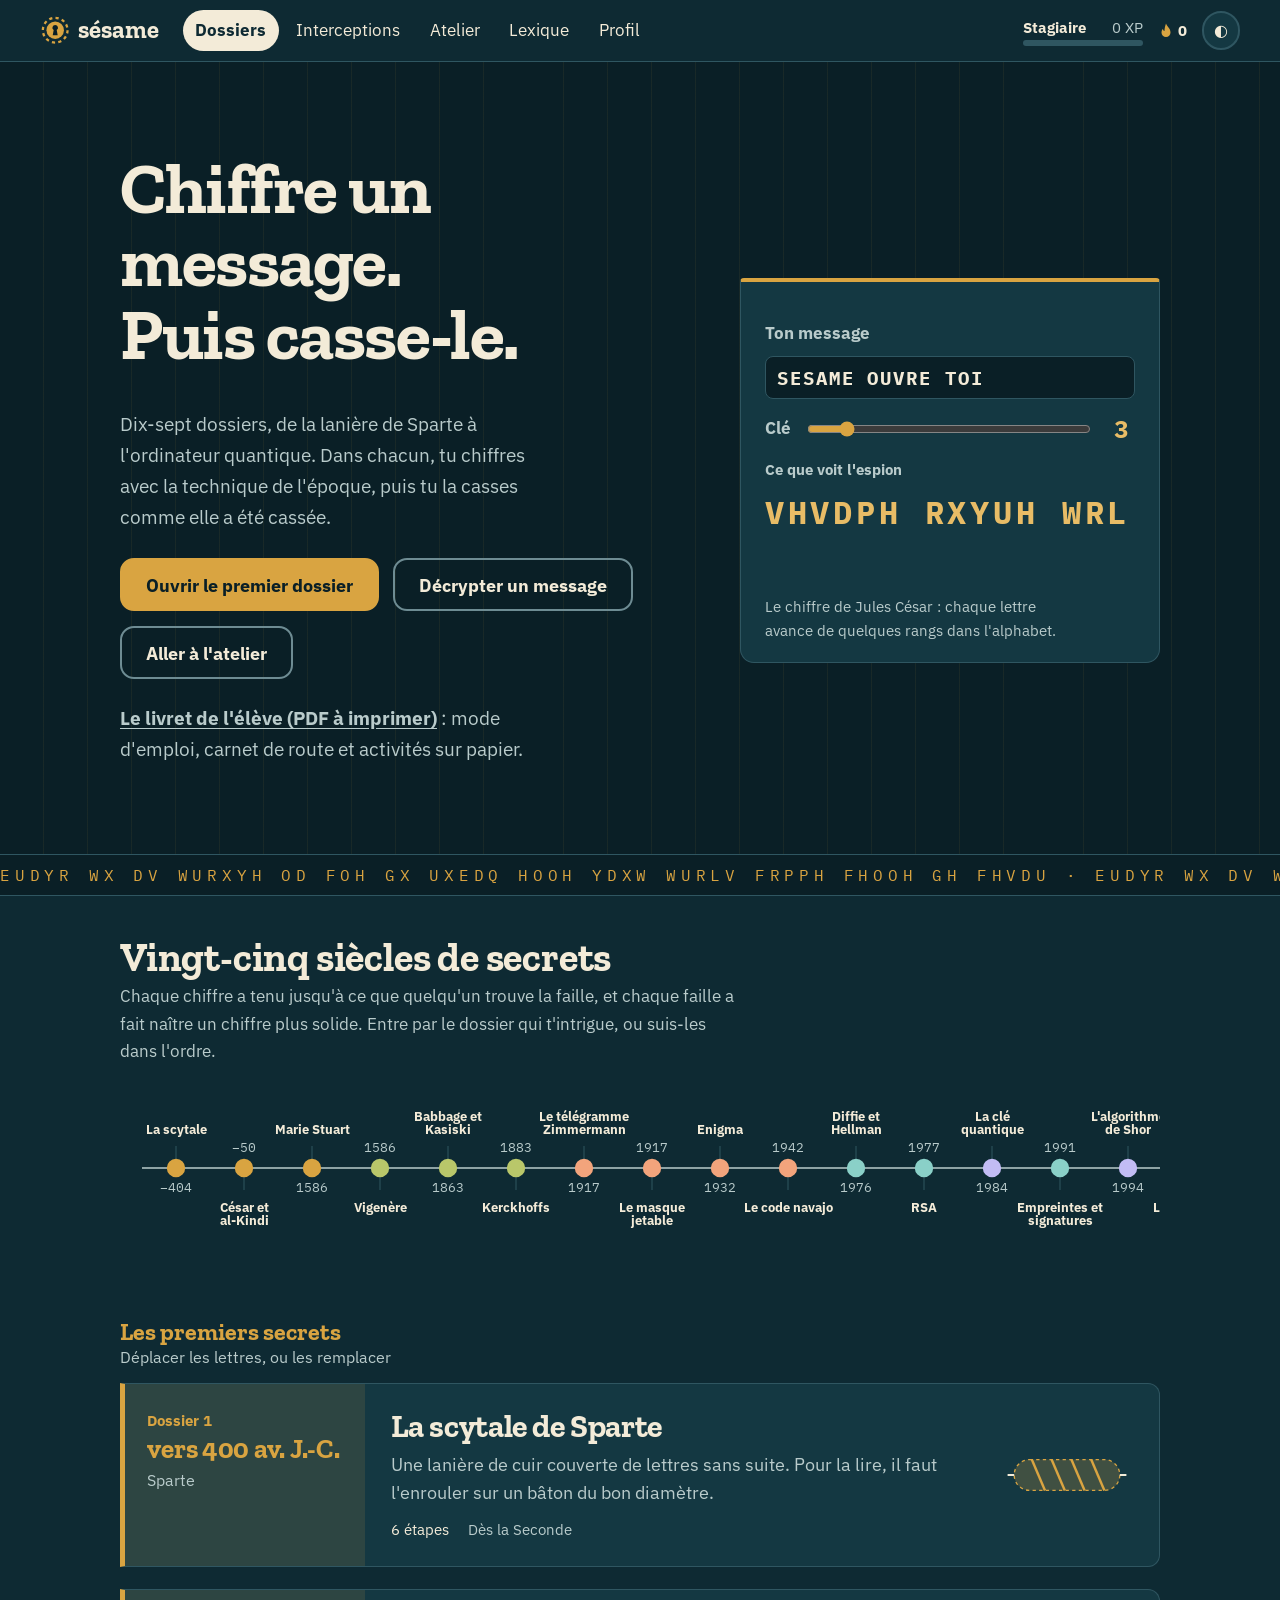
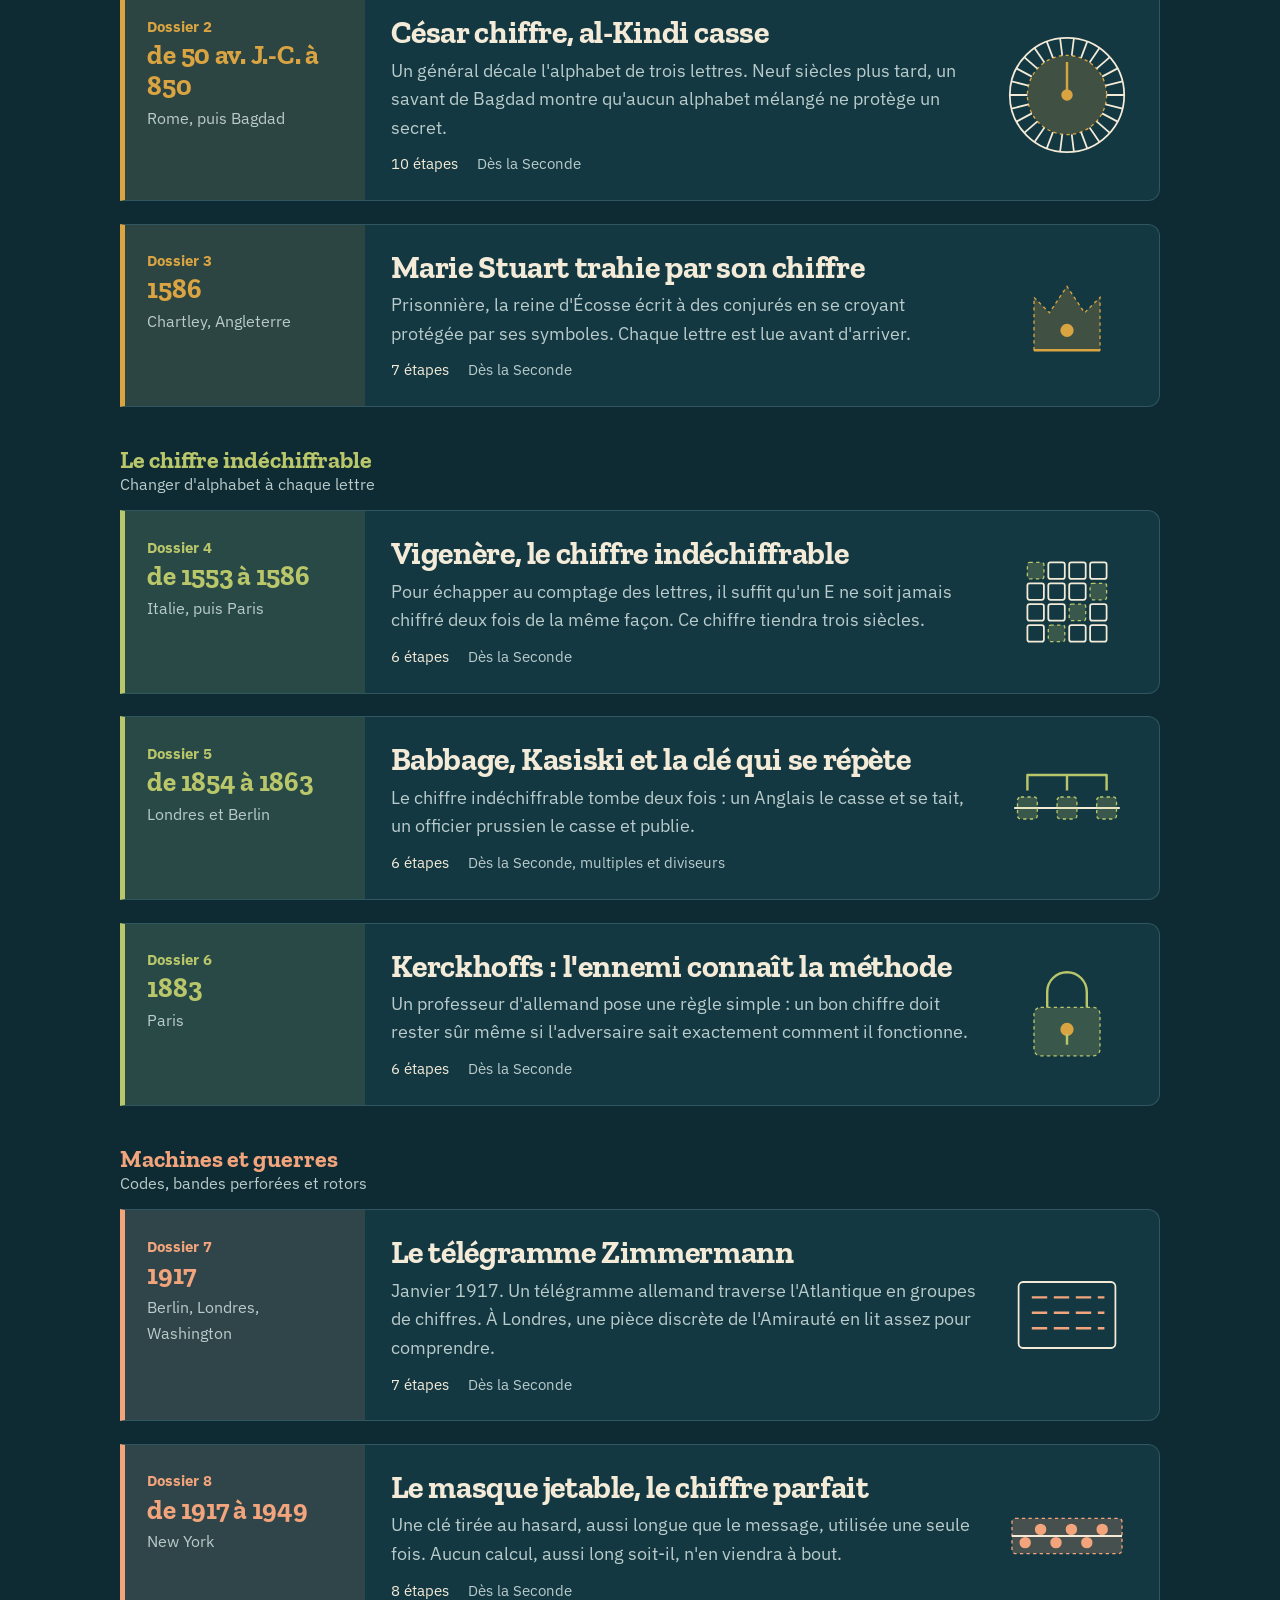
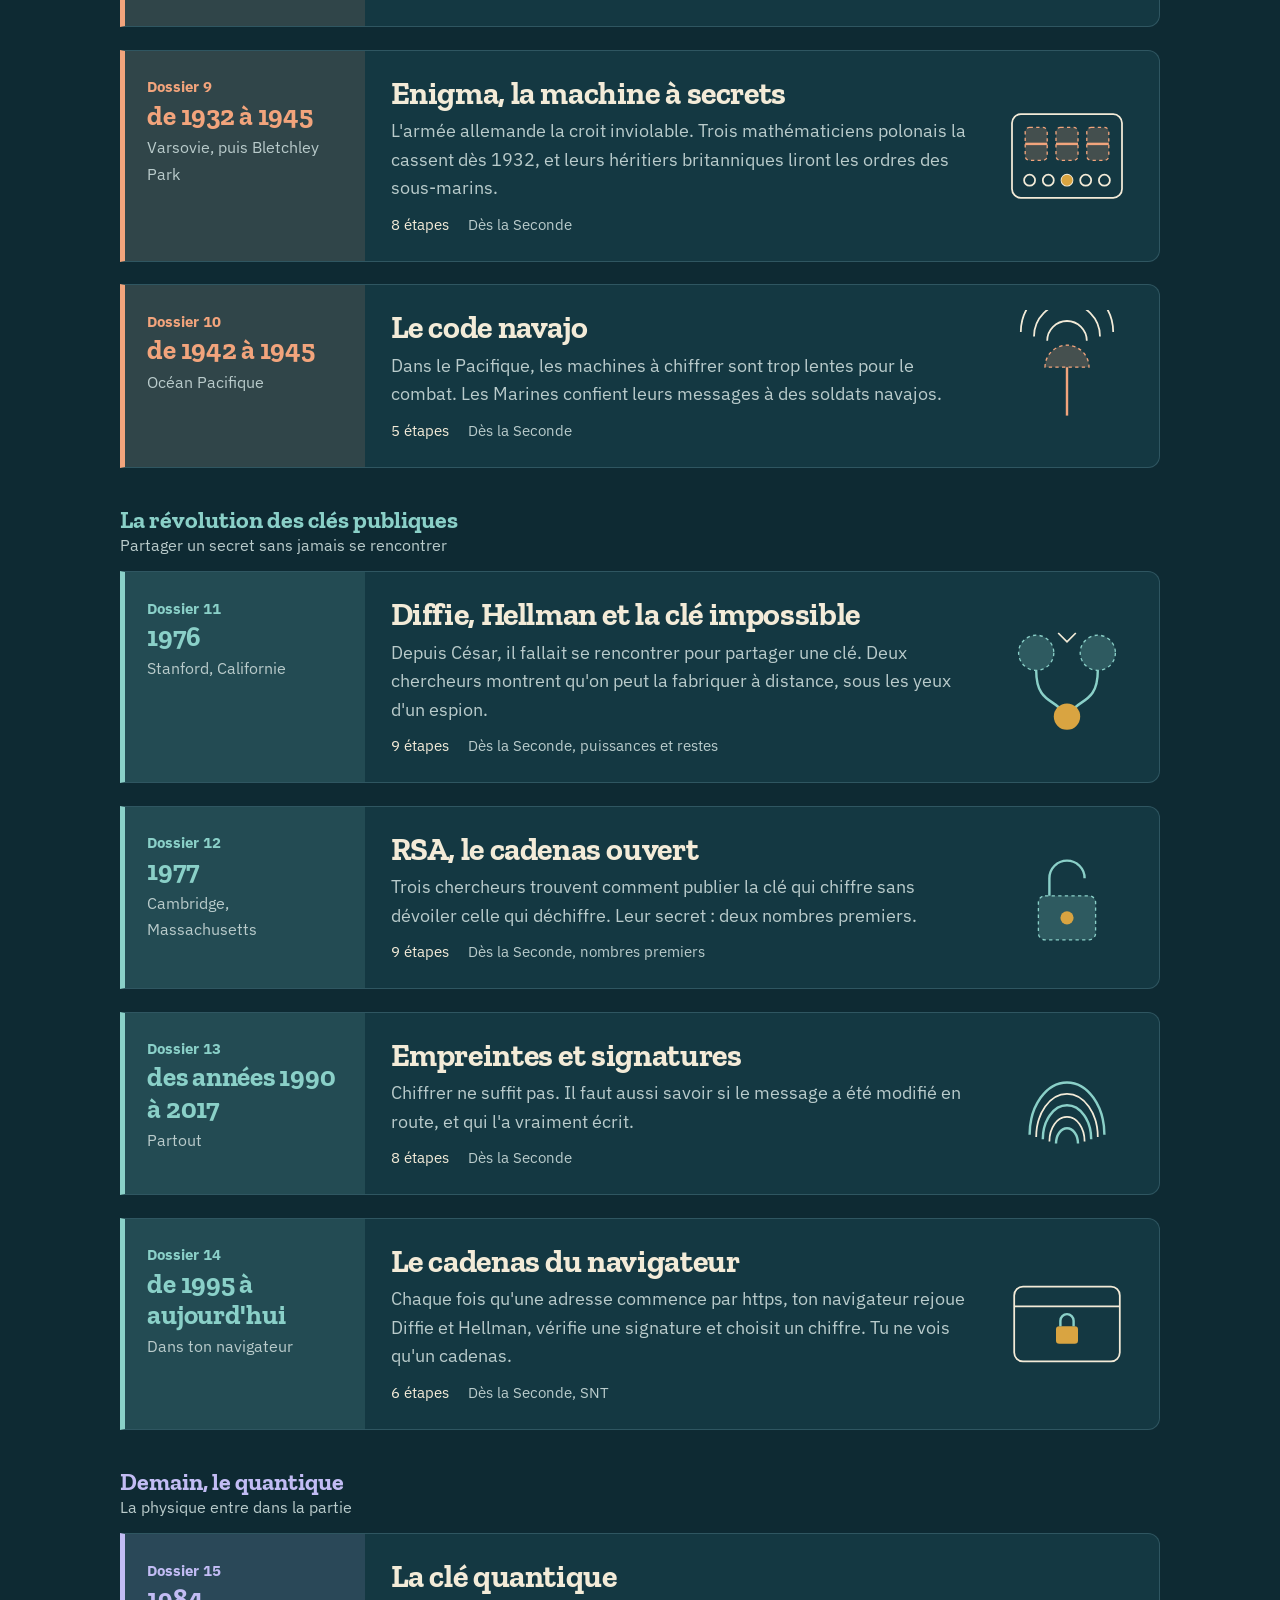
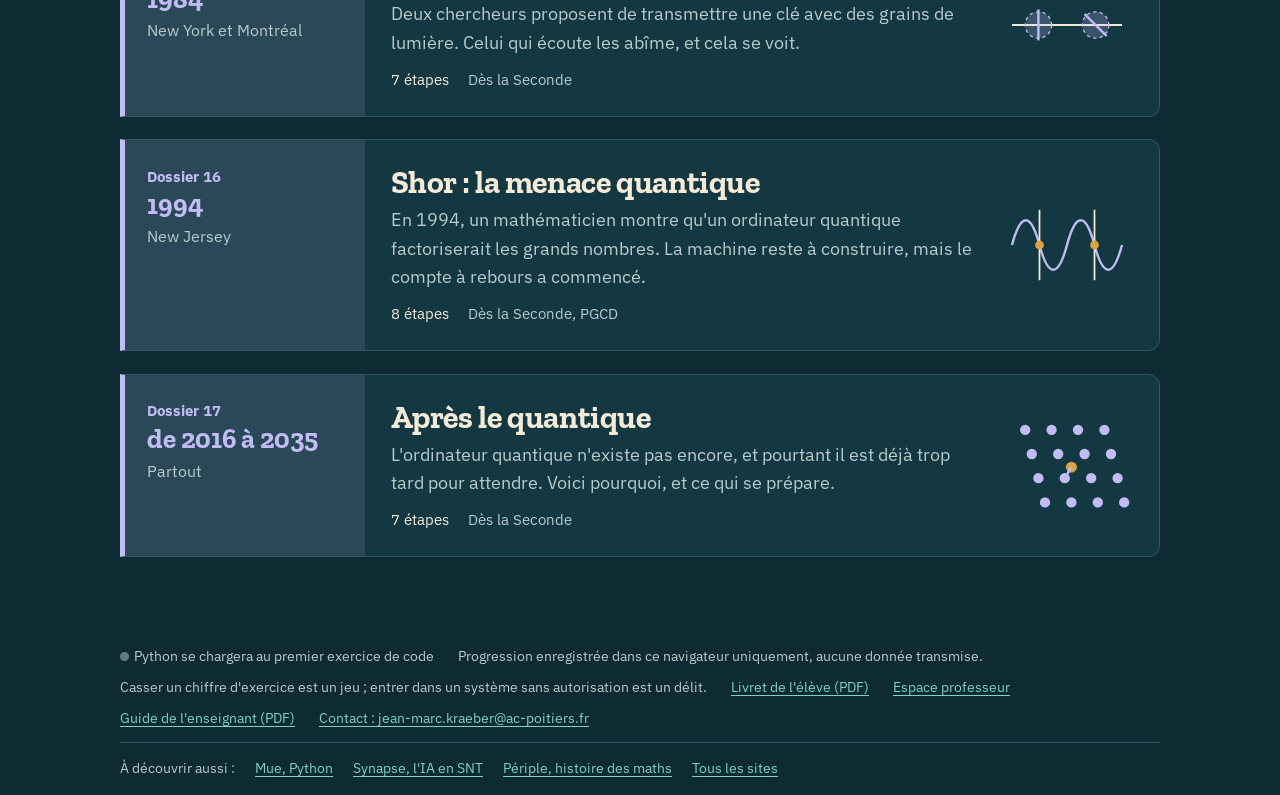
<file: index.html>
<!DOCTYPE html>
<html lang="fr">
<head>
<meta charset="utf-8">
<meta name="viewport" content="width=device-width, initial-scale=1">
<title>Sésame, la cryptologie de César au quantique</title>
<meta name="description" content="La cryptologie pour le lycée : à chaque dossier, on chiffre avec la technique de l'époque, puis on la casse comme elle a été cassée. Dans le navigateur, sans compte.">
<link rel="icon" href="data:image/svg+xml,%3Csvg xmlns='http://www.w3.org/2000/svg' viewBox='0 0 32 32'%3E%3Crect width='32' height='32' rx='7' fill='%230E2A33'/%3E%3Ccircle cx='16' cy='16' r='10' fill='%23D9A441'/%3E%3Cpath d='M16 9.6a3.2 3.2 0 0 1 1.7 5.9l1.1 6h-5.6l1.1-6a3.2 3.2 0 0 1 1.7-5.9z' fill='%230E2A33'/%3E%3C/svg%3E">
<meta property="og:type" content="website">
<meta property="og:locale" content="fr_FR">
<meta property="og:url" content="https://stexsnt.github.io/sesame/">
<meta property="og:title" content="Sésame, la cryptologie de César au quantique">
<meta property="og:description" content="Dix-sept dossiers : chiffrer avec la technique de l'époque, puis la casser comme elle l'a été. Dans le navigateur, sans compte.">
<meta property="og:image" content="https://stexsnt.github.io/sesame/apercu.png">
<meta property="og:image:width" content="1200">
<meta property="og:image:height" content="630">
<meta property="og:image:alt" content="Page d'accueil de Sésame : « Chiffre un message. Puis casse-le. », avec le chiffre de César">
<meta name="twitter:card" content="summary_large_image">
<link rel="manifest" href="manifest.webmanifest">
<meta name="theme-color" content="#0E2A33">
<link rel="apple-touch-icon" href="icones/icone-180.png">
<link rel="stylesheet" href="css/style.css">
</head>
<body>
<header class="entete">
  <a class="logo" href="#/" aria-label="Sésame, retour aux dossiers">
    <svg viewBox="0 0 32 32" aria-hidden="true"><circle cx="16" cy="16" r="13" fill="none" stroke="var(--soleil)" stroke-width="2.4" stroke-dasharray="3.4 3.4"/><circle cx="16" cy="16" r="9.2" fill="var(--soleil)"/><path d="M16 10.4a3 3 0 0 1 1.6 5.5l1 5.3h-5.2l1-5.3a3 3 0 0 1 1.6-5.5z" fill="var(--nuit)"/></svg>
    sésame
  </a>
  <nav class="principal" aria-label="Navigation principale">
    <a href="#/" data-onglet="">Dossiers</a>
    <a href="#/problemes" data-onglet="problemes">Interceptions</a>
    <a href="#/atelier" data-onglet="atelier">Atelier</a>
    <a href="#/lexique" data-onglet="lexique">Lexique</a>
    <a href="#/profil" data-onglet="profil">Profil</a>
  </nav>
  <div class="stats">
    <a class="stat-niveau" href="#/profil" aria-label="Voir mon profil">
      <span id="stat-niveau"></span><span id="stat-xp"></span>
      <span class="jauge"><i id="jauge-xp"></i></span>
    </a>
    <span class="serie" title="Jours d'affilée">
      <svg viewBox="0 0 24 24" aria-hidden="true"><path d="M12 2c1 4 6 6 6 12a6 6 0 0 1-12 0c0-2 1-4 2-5 0 2 1 3 2 3 0-4 1-7 2-10z"/></svg>
      <span id="stat-serie">0</span><span class="sr"> jours d'affilée</span>
    </span>
    <button id="btn-theme" aria-label="Thème sombre" aria-pressed="false">◐</button>
  </div>
</header>

<main id="app"></main>

<footer class="pied">
  <span id="etat-python" data-etat="repos">Python se chargera au premier exercice de code</span>
  <span>Progression enregistrée dans ce navigateur uniquement, aucune donnée transmise.</span>
  <span>Casser un chiffre d'exercice est un jeu ; entrer dans un système sans autorisation est un délit.</span>
  <a href="documents/livret-eleve.pdf" target="_blank" rel="noopener">Livret de l'élève (PDF)</a>
  <a href="prof.html">Espace professeur</a>
  <a href="documents/guide-prise-en-main.pdf" target="_blank" rel="noopener">Guide de l'enseignant (PDF)</a>
  <a href="mailto:jean-marc.kraeber@ac-poitiers.fr">Contact : jean-marc.kraeber@ac-poitiers.fr</a>
  <nav class="famille" aria-label="Les autres sites">
    <span>À découvrir aussi :</span>
    <a href="https://stexsnt.github.io/python-lycee/">Mue, Python</a>
    <a href="https://stexsnt.github.io/synapse/">Synapse, l'IA en SNT</a>
    <a href="https://stexsnt.github.io/periple/">Périple, histoire des maths</a>
    <a href="https://stexsnt.github.io/">Tous les sites</a>
  </nav>
</footer>
<div id="toasts" aria-live="polite"></div>
<noscript><p style="padding:2rem">Ce site a besoin de JavaScript pour exécuter Python dans le navigateur.</p></noscript>

<script src="js/contenu.js"></script>
<script src="js/lexique.js"></script>
<script src="js/dossiers-anciens.js"></script>
<script src="js/dossiers-modernes.js"></script>
<script src="js/moteur.js"></script>
<script src="js/bilan.js"></script>
<script src="js/app.js"></script>
<script src="js/sesame.js"></script>
<script src="js/machines.js"></script>
<script src="js/confort.js"></script>
</body>
</html>
</file>
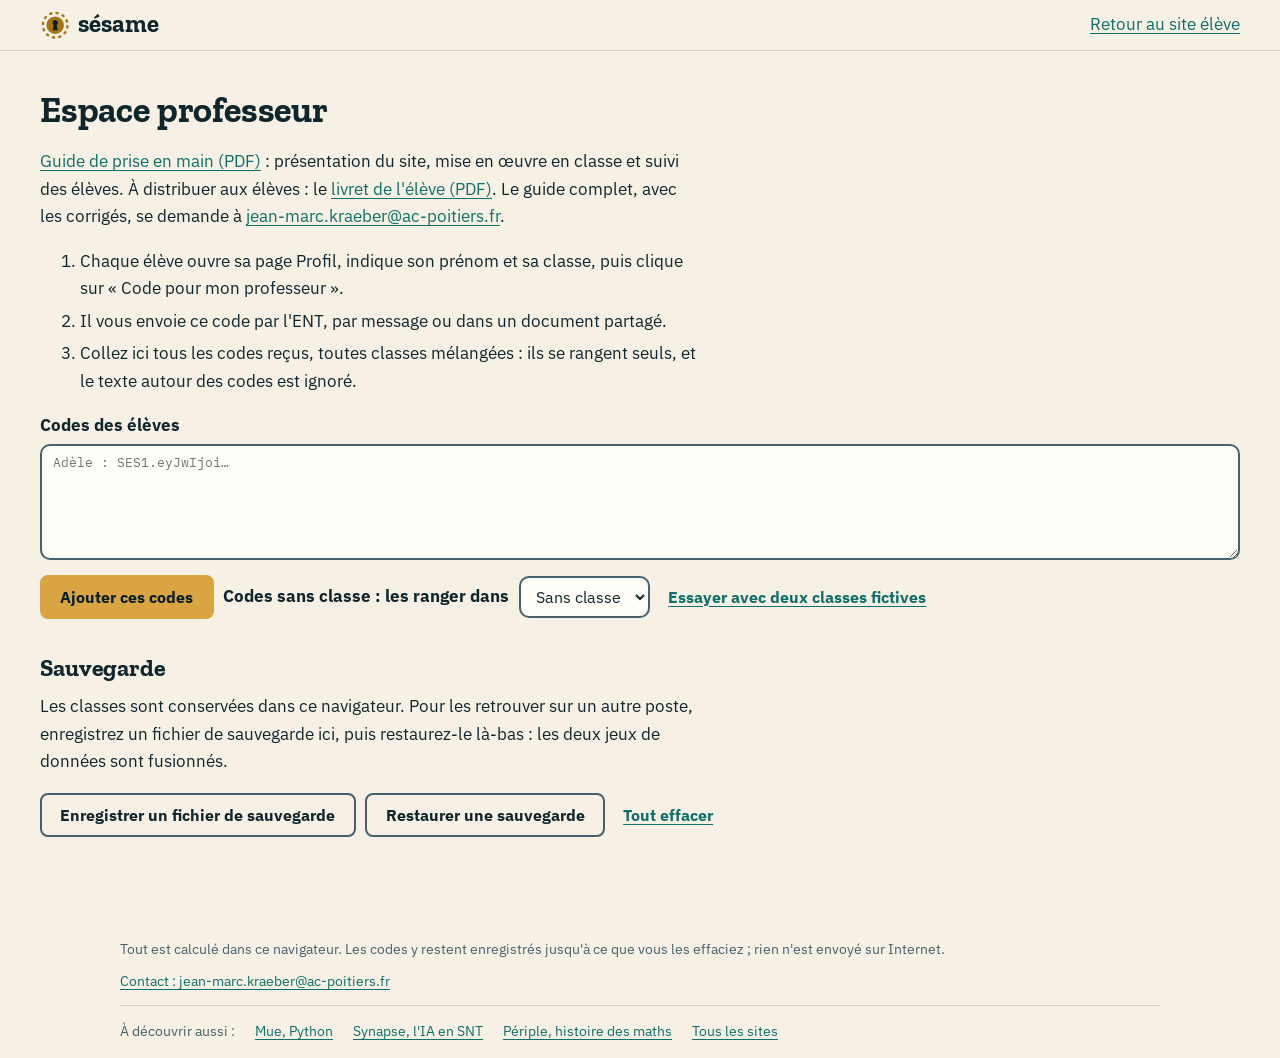
<file: prof.html>
<!DOCTYPE html>
<html lang="fr">
<head>
<meta charset="utf-8">
<meta name="viewport" content="width=device-width, initial-scale=1">
<title>Sésame, espace professeur</title>
<meta name="robots" content="noindex">
<link rel="icon" href="data:image/svg+xml,%3Csvg xmlns='http://www.w3.org/2000/svg' viewBox='0 0 32 32'%3E%3Crect width='32' height='32' rx='7' fill='%230E2A33'/%3E%3Ccircle cx='16' cy='16' r='10' fill='%23D9A441'/%3E%3Cpath d='M16 9.6a3.2 3.2 0 0 1 1.7 5.9l1.1 6h-5.6l1.1-6a3.2 3.2 0 0 1 1.7-5.9z' fill='%230E2A33'/%3E%3C/svg%3E">
<link rel="stylesheet" href="css/style.css">
</head>
<body class="prof">
<header class="entete">
  <a class="logo" href="index.html" aria-label="Sésame, retour au site élève">
    <svg viewBox="0 0 32 32" aria-hidden="true"><circle cx="16" cy="16" r="13" fill="none" stroke="var(--soleil)" stroke-width="2.4" stroke-dasharray="3.4 3.4"/><circle cx="16" cy="16" r="9.2" fill="var(--soleil)"/><path d="M16 10.4a3 3 0 0 1 1.6 5.5l1 5.3h-5.2l1-5.3a3 3 0 0 1 1.6-5.5z" fill="var(--nuit)"/></svg>
    sésame
  </a>
  <a href="index.html" style="margin-left:auto">Retour au site élève</a>
</header>
<main>
  <h1>Espace professeur</h1>
  <p class="prose documents-prof"><a href="documents/guide-prise-en-main.pdf" target="_blank" rel="noopener">Guide de prise en main (PDF)</a> : présentation du site, mise en œuvre en classe et suivi des élèves. À distribuer aux élèves : le <a href="documents/livret-eleve.pdf" target="_blank" rel="noopener">livret de l'élève (PDF)</a>. Le guide complet, avec les corrigés, se demande à <a href="mailto:jean-marc.kraeber@ac-poitiers.fr">jean-marc.kraeber@ac-poitiers.fr</a>.</p>
  <ol class="prose">
    <li>Chaque élève ouvre sa page Profil, indique son prénom et sa classe, puis clique sur « Code pour mon professeur ».</li>
    <li>Il vous envoie ce code par l'ENT, par message ou dans un document partagé.</li>
    <li>Collez ici tous les codes reçus, toutes classes mélangées : ils se rangent seuls, et le texte autour des codes est ignoré.</li>
  </ol>
  <label for="codes">Codes des élèves</label>
  <textarea id="codes" class="reponse large" rows="5" spellcheck="false" placeholder="Adèle : SES1.eyJwIjoi…"></textarea>
  <div class="actions">
    <button class="btn" id="ajouter">Ajouter ces codes</button>
    <label for="defaut" class="en-ligne">Codes sans classe : les ranger dans</label>
    <select id="defaut"><option value="">Sans classe</option></select>
    <button class="btn lien" id="exemple">Essayer avec deux classes fictives</button>
  </div>
  <p id="etat" class="muet" aria-live="polite"></p>
  <nav id="onglets" class="onglets" aria-label="Classes"></nav>
  <div id="nouvelle" class="gestion" hidden>
    <label for="nom-classe" class="en-ligne">Nom de la nouvelle classe</label>
    <input id="nom-classe" class="court" type="text" maxlength="12" placeholder="2DE4" autocomplete="off">
    <button class="btn secondaire" id="creer">Créer</button>
  </div>
  <div id="resultats"></div>
  <h2>Sauvegarde</h2>
  <p class="prose">Les classes sont conservées dans ce navigateur. Pour les retrouver sur un autre poste, enregistrez un fichier de sauvegarde ici, puis restaurez-le là-bas : les deux jeux de données sont fusionnés.</p>
  <div class="actions">
    <button class="btn secondaire" id="exp">Enregistrer un fichier de sauvegarde</button>
    <label class="btn secondaire" for="imp">Restaurer une sauvegarde</label><input type="file" id="imp" accept="application/json,.json" class="sr">
    <button class="btn lien danger" id="vider">Tout effacer</button>
  </div>
</main>
<footer class="pied">
  <span>Tout est calculé dans ce navigateur. Les codes y restent enregistrés jusqu'à ce que vous les effaciez ; rien n'est envoyé sur Internet.</span>
  <a href="mailto:jean-marc.kraeber@ac-poitiers.fr">Contact : jean-marc.kraeber@ac-poitiers.fr</a>
  <nav class="famille" aria-label="Les autres sites">
    <span>À découvrir aussi :</span>
    <a href="https://stexsnt.github.io/python-lycee/">Mue, Python</a>
    <a href="https://stexsnt.github.io/synapse/">Synapse, l'IA en SNT</a>
    <a href="https://stexsnt.github.io/periple/">Périple, histoire des maths</a>
    <a href="https://stexsnt.github.io/">Tous les sites</a>
  </nav>
</footer>
<script src="js/contenu.js"></script>
<script src="js/dossiers-anciens.js"></script>
<script src="js/dossiers-modernes.js"></script>
<script src="js/bilan.js"></script>
<script src="js/prof.js"></script>
<script src="js/qrcode.min.js"></script>
<script src="js/prof-plus.js"></script>
</body>
</html>
</file>
<file: css/style.css>
/* Sésame — feuille de style. Moteur repris de Synapse puis de Périple ; l'identité propre au site est à la fin du fichier.
   Les noms de variables viennent du moteur d'origine : --ecaille = couleur de réussite, --soleil = accent (laiton),
   --corail = erreur, --ciel = liens et focus. --e = teinte de la partie en cours. */
@font-face { font-family: "Zilla Slab"; font-style: normal; font-weight: 500; font-display: swap; src: url(../polices/zilla-slab-latin-500-normal.woff2) format("woff2"); }
@font-face { font-family: "Zilla Slab"; font-style: normal; font-weight: 700; font-display: swap; src: url(../polices/zilla-slab-latin-700-normal.woff2) format("woff2"); }
@font-face { font-family: "IBM Plex Sans"; font-style: normal; font-weight: 400; font-display: swap; src: url(../polices/ibm-plex-sans-latin-400-normal.woff2) format("woff2"); }
@font-face { font-family: "IBM Plex Sans"; font-style: italic; font-weight: 400; font-display: swap; src: url(../polices/ibm-plex-sans-latin-400-italic.woff2) format("woff2"); }
@font-face { font-family: "IBM Plex Sans"; font-style: normal; font-weight: 700; font-display: swap; src: url(../polices/ibm-plex-sans-latin-700-normal.woff2) format("woff2"); }
@font-face { font-family: "IBM Plex Mono"; font-style: normal; font-weight: 400; font-display: swap; src: url(../polices/ibm-plex-mono-latin-400-normal.woff2) format("woff2"); }
@font-face { font-family: "IBM Plex Mono"; font-style: normal; font-weight: 700; font-display: swap; src: url(../polices/ibm-plex-mono-latin-700-normal.woff2) format("woff2"); }
:root {
  --fond: #0B1026; --carte: #141B3D; --encre: #F5F3FF; --encre2: #B8BEE6; --trait: #2A3566;
  --ecaille: #80ED99; --sur-ecaille: #062B14; --ecaille-pale: #123A2A;
  --soleil: #FFD166; --corail: #FF7A9C; --corail-pale: #4A1630; --ciel: #4CC9F0;
  --p1: #4CC9F0; --p2: #FF5CA8; --p3: #B49CFF; --p4: #80ED99;
  --acide: #FFD166; --rose: #F72585; --jaune: #FFD166; --nuit: #0B1026;
  --eau: #10457A; --terre: #232C5E;
  --ed-fond: #070B1C; --ed-texte: #F1EEFF; --ed-num: #7C86BF; --ed-com: #98A1D6; --ed-bord: #2A3566;
  --titre: "CMU Serif", "Latin Modern Roman", "Computer Modern", Georgia, serif;
  --texte: "CMU Serif", "Latin Modern Roman", "Computer Modern", Georgia, serif;
  --ui: "CMU Sans Serif", "Segoe UI", system-ui, sans-serif;
  --mono: "JetBrains Mono", ui-monospace, Consolas, "Courier New", monospace;
}
[data-theme="clair"] {
  --fond: #F7F6FF; --carte: #FFFFFF; --encre: #0B1026; --encre2: #474E7D; --trait: #D7D9F0;
  --ecaille: #0B7A3B; --sur-ecaille: #FFFFFF; --ecaille-pale: #DDF7E4;
  --soleil: #D49400; --corail: #C8103E; --corail-pale: #FFE3EA; --ciel: #0A6A9F;
  --p1: #0A6A9F; --p2: #C2106A; --p3: #6B46E0; --p4: #0B7A3B;
  --eau: #BFE3F7; --terre: #E9E6FF;
  --ed-fond: #0B1026; --ed-bord: transparent;
}
*, *::before, *::after { box-sizing: border-box; }
html { -webkit-text-size-adjust: 100%; }
body { margin: 0; background: var(--fond); color: var(--encre); font: 1.0625rem/1.6 var(--texte); padding-bottom: 5rem; }
h1, h2 { font-family: var(--titre); font-weight: 700; line-height: 1.15; letter-spacing: -0.025em; margin: 0 0 .5em; text-wrap: balance; }
h1 { font-size: clamp(1.6rem, 1.2rem + 1.6vw, 2.25rem); }
h1:focus { outline: none; }
h2 { font-size: 1.5rem; }
p { margin: 0 0 1em; }
a { color: var(--ciel); text-underline-offset: 3px; }
code, pre { font-family: var(--mono); font-size: .9em; }
:focus-visible { outline: 3px solid var(--ciel); outline-offset: 2px; border-radius: 4px; }
.sr { position: absolute; width: 1px; height: 1px; overflow: hidden; clip-path: inset(50%); white-space: nowrap; }
.muet { color: var(--encre2); font-size: .95rem; }
[hidden] { display: none !important; }

/* En-tête */
.entete { position: sticky; top: 0; z-index: 20; display: flex; align-items: center; gap: 1.5rem; padding: .6rem clamp(1rem, 4vw, 2.5rem); background: var(--fond); border-bottom: 2px solid var(--trait); }
.logo { display: flex; align-items: center; gap: .45rem; font: 800 1.35rem/1 var(--titre); letter-spacing: -0.04em; color: var(--encre); text-decoration: none; }
.logo svg { width: 30px; height: 30px; }
nav.principal { display: flex; gap: .25rem; margin-right: auto; }
nav.principal a { padding: .45rem .8rem; border-radius: 999px; color: var(--encre); text-decoration: none; font-weight: 700; }
nav.principal a:hover { background: var(--trait); }
nav.principal a[aria-current] { background: var(--encre); color: var(--fond); }
.stats { display: flex; align-items: center; gap: .9rem; font-weight: 700; font-size: .95rem; }
.stat-niveau { display: grid; grid-template-columns: auto auto; gap: 0 .6rem; align-items: baseline; color: var(--encre); text-decoration: none; }
.stat-niveau .jauge { grid-column: 1 / -1; }
#stat-xp { color: var(--encre2); font-weight: 400; text-align: right; }
.jauge { display: block; height: 6px; min-width: 120px; background: var(--trait); border-radius: 99px; overflow: hidden; }
.jauge i { display: block; height: 100%; background: var(--soleil); border-radius: 99px; transition: width .5s; }
.jauge.grand { height: 12px; }
.serie { display: flex; align-items: center; gap: .2rem; }
.serie svg { width: 18px; height: 18px; fill: var(--soleil); }
#btn-theme { width: 2.4rem; height: 2.4rem; border-radius: 50%; border: 2px solid var(--trait); background: var(--carte); color: var(--encre); cursor: pointer; font-size: 1rem; }

main { max-width: 1120px; margin: 0 auto; padding: clamp(1.2rem, 3vw, 2.5rem) clamp(1rem, 4vw, 2.5rem); }
.pied { max-width: 1120px; margin: 2rem auto 0; padding: 1rem clamp(1rem, 4vw, 2.5rem); color: var(--encre2); font-size: .9rem; display: flex; flex-wrap: wrap; gap: .5rem 1.5rem; }
/* Liens vers le portail et les trois autres sites */
.famille { flex-basis: 100%; display: flex; flex-wrap: wrap; gap: .3rem 1.25rem; padding-top: .8rem; margin-top: .3rem; border-top: 1px solid var(--trait); }
.famille a { white-space: nowrap; }
#etat-python::before { content: ""; display: inline-block; width: .6em; height: .6em; border-radius: 50%; margin-right: .4em; background: var(--soleil); }
#etat-python[data-etat="pret"]::before { background: var(--ecaille); }
#etat-python[data-etat="repos"]::before { background: var(--encre2); opacity: .5; }
#etat-python[data-etat="echec"]::before { background: var(--corail); }

/* Boutons */
.btn { display: inline-flex; align-items: center; justify-content: center; min-height: 2.75rem; padding: .55rem 1.15rem; border: 2px solid var(--ecaille); border-radius: 12px; background: var(--ecaille); color: var(--sur-ecaille); font: 700 1rem var(--texte); text-decoration: none; cursor: pointer; }
.btn:hover { filter: brightness(1.08); }
.btn:active { transform: translateY(1px); }
.btn.gros { font-size: 1.15rem; padding: .8rem 1.5rem; border-radius: 14px; }
.btn.petit { min-height: 2.2rem; padding: .3rem .8rem; }
.btn.secondaire { background: transparent; color: var(--encre); border-color: var(--encre); }
.btn.lien { background: none; border-color: transparent; color: var(--ciel); padding-inline: .4rem; text-decoration: underline; text-underline-offset: 3px; }
.btn.danger { color: var(--corail); }
.actions { display: flex; flex-wrap: wrap; align-items: center; gap: .6rem; margin: .9rem 0; }
.actions.fin { margin-top: 2rem; }

/* Éditeur et console */
.ed { display: flex; border: 1px solid var(--ed-bord); background: var(--ed-fond); border-radius: 14px; overflow: hidden; font: 15px/1.6 var(--mono); }
.ed:focus-within { outline: 3px solid var(--ciel); outline-offset: 2px; }
.ed-num { padding: 14px 10px 14px 14px; text-align: right; color: var(--ed-num); white-space: pre; user-select: none; }
.ed-zone { position: relative; flex: 1; min-width: 0; }
.ed-hl, .ed textarea { margin: 0; padding: 14px 14px 14px 4px; font: inherit; white-space: pre; tab-size: 4; border: 0; letter-spacing: 0; }
.ed-hl { position: absolute; inset: 0; overflow: hidden; color: var(--ed-texte); pointer-events: none; }
.ed textarea { display: block; position: relative; width: 100%; resize: none; background: transparent; color: transparent; caret-color: #fff; outline: none; overflow-x: auto; overflow-y: hidden; }
.ed textarea::selection { background: rgba(122, 162, 255, .35); }
.t-c { color: var(--ed-com); font-style: italic; } .t-s { color: #9CE0A8; } .t-k { color: #FFC857; font-weight: 700; } .t-b { color: #8CC8FF; } .t-n { color: #FFA3B1; }
pre.code { margin: 0 0 1rem; padding: 14px 16px; border: 1px solid var(--ed-bord); background: var(--ed-fond); color: var(--ed-texte); border-radius: 14px; overflow-x: auto; font-size: 15px; line-height: 1.6; }
.cons { min-height: 3.2rem; padding: .8rem 1rem; background: var(--carte); border: 2px solid var(--trait); border-radius: 14px; }
.cons pre { margin: 0; white-space: pre-wrap; word-break: break-word; font-size: 15px; line-height: 1.55; }
.cons p { margin: 0; }
.charge::after { content: ""; display: inline-block; width: .9em; height: .9em; margin-left: .5em; vertical-align: -.1em; border: 2px solid var(--trait); border-top-color: var(--ecaille); border-radius: 50%; animation: tourne .8s linear infinite; }
@keyframes tourne { to { transform: rotate(360deg); } }
.err { margin-top: .6rem; padding: .7rem .9rem; background: var(--corail-pale); border-left: 5px solid var(--corail); border-radius: 8px; }
.err:first-child { margin-top: 0; }
.err strong { color: var(--corail); }
.err p { margin: .2rem 0 .4rem; }
.err code { display: block; color: var(--encre2); white-space: pre-wrap; }
.saisie { display: flex; gap: .5rem; margin-top: .5rem; }
.saisie input, #pseudo, .reponse { font: 15px/1.5 var(--mono); padding: .45rem .7rem; border: 2px solid var(--encre2); border-radius: 10px; background: var(--carte); color: var(--encre); }
.saisie input { flex: 1; min-width: 0; }
.reponse { display: block; width: 100%; max-width: 32rem; margin: .3rem 0; resize: vertical; }
label { font-weight: 700; display: block; margin-top: 1rem; }
label.btn { margin-top: 0; }
#pseudo { display: block; width: 100%; max-width: 20rem; font-family: var(--texte); font-size: 1rem; }

/* Pas à pas */
.pap { display: grid; gap: .7rem; }
.pap-titre { font-weight: 700; margin: 0; }
.pap-cmd { display: flex; flex-wrap: wrap; align-items: center; gap: .5rem; }
.pap-cmd input { flex: 1 1 8rem; min-width: 6rem; accent-color: var(--ecaille); }
.pap-cmd .btn { flex: 0 0 auto; }
.pap-cmd button:disabled { opacity: .4; cursor: default; }
.pap-corps { display: grid; grid-template-columns: repeat(auto-fit, minmax(230px, 1fr)); gap: .8rem; align-items: start; }
.pap-code { border: 1px solid var(--ed-bord); background: var(--ed-fond); color: var(--ed-texte); border-radius: 10px; padding: .5rem 0; font: 14px/1.65 var(--mono); overflow-x: auto; max-height: 24rem; }
.pap-code div { display: flex; white-space: pre; padding-right: .8rem; border-left: 4px solid transparent; min-width: max-content; }
.pap-code code { font: inherit; }
.pap-code .fleche { width: 1.3em; text-align: center; color: var(--soleil); flex: none; }
.pap-code .num { width: 1.8em; margin-right: .9em; text-align: right; color: var(--ed-num); flex: none; }
.pap-code .va { background: rgba(245, 179, 1, .22); border-left-color: var(--soleil); }
.pap-code .vient { background: rgba(255, 255, 255, .08); }
.pap-sous { font-weight: 700; font-size: .9rem; margin: .6rem 0 .2rem; color: var(--encre2); }
.pap-sous:first-child { margin-top: 0; }
.pap-etat table { width: 100%; border-collapse: collapse; font: 14px/1.5 var(--mono); }
.pap-etat th, .pap-etat td { text-align: left; padding: .2rem .5rem; border-bottom: 1px solid var(--trait); font-weight: 400; word-break: break-word; }
.pap-etat th { width: 35%; color: var(--encre2); }
.pap-etat .change td, .pap-etat .change th { background: var(--ecaille-pale); font-weight: 700; color: var(--encre); }
.pap-etat pre { font-size: 14px; }

/* Accueil */
.hero { display: grid; grid-template-columns: minmax(0, 1fr) minmax(0, 1fr); gap: clamp(1.5rem, 4vw, 3.5rem); align-items: center; padding: clamp(.5rem, 3vw, 2.5rem) 0 clamp(2rem, 5vw, 4rem); }
.hero h1 { font-size: clamp(2.1rem, 1.2rem + 4vw, 3.7rem); line-height: 1.04; letter-spacing: -0.04em; font-weight: 800; }
.hero-texte p { font-size: 1.2rem; max-width: 34ch; color: var(--encre2); margin-bottom: 1.6rem; }
.hero-demo .cons { min-height: 6.2rem; }
.parcours { padding: 2rem 0 2.5rem; border-top: 2px solid var(--trait); display: grid; grid-template-columns: 15rem minmax(0, 1fr); gap: 1.5rem 3rem; }
.parcours > header h2 { font-size: 2.2rem; margin-bottom: .2rem; }
.parcours > header p { color: var(--encre2); }
.fin-parcours .btn { justify-self: start; align-self: center; }
.serpent { position: relative; list-style: none; padding: 0; margin: 0; }
.serpent svg { position: absolute; inset: 0; width: 100%; height: 100%; pointer-events: none; overflow: visible; }
.piste, .corps, .ecailles { fill: none; stroke-linecap: round; stroke-linejoin: round; }
.piste { stroke: var(--trait); stroke-width: 16; }
.corps { stroke: var(--ecaille); stroke-width: 30; }
.ecailles { stroke: var(--soleil); stroke-width: 7; stroke-dasharray: .1 20; }
.rang { position: relative; display: flex; align-items: center; gap: 1.4rem; min-height: 92px; margin-left: calc(var(--k) * var(--pas)); }
.noeud { position: relative; z-index: 1; flex: none; display: grid; place-items: center; width: 60px; height: 60px; margin: 8px; border-radius: 50%; background: var(--carte); border: 4px solid var(--trait); color: var(--encre2); font: 800 1.35rem var(--titre); text-decoration: none; }
.noeud:hover { border-color: var(--ecaille); }
.noeud.fait { background: var(--ecaille); border-color: var(--ecaille); color: var(--sur-ecaille); }
.noeud.tete { width: 76px; height: 76px; margin: 0; background: var(--ecaille); border-color: var(--ecaille); }
.noeud.tete::after { content: ""; position: absolute; left: 50%; bottom: -15px; width: 6px; height: 16px; margin-left: -3px; background: var(--corail); border-radius: 0 0 3px 3px; z-index: -1; }
.yeux { display: flex; gap: 10px; margin-top: 6px; }
.yeux i { width: 18px; height: 18px; border-radius: 50%; background: #fff; display: grid; place-items: center; }
.yeux i::after { content: ""; width: 8px; height: 8px; border-radius: 50%; background: #14213D; transform: translateY(2px); }
.rang-texte { display: flex; flex-direction: column; line-height: 1.35; }
.rang-texte a { color: var(--encre); text-decoration: none; font: 800 1.25rem var(--titre); }
.rang-texte a:hover { text-decoration: underline; }
.rang-texte > span { color: var(--encre2); font-size: .95rem; }
.etoiles { color: var(--soleil); letter-spacing: .05em; }
.etoiles .vide, .difficulte .vide { color: var(--trait); }

/* Chapitre */
.fil { display: flex; flex-wrap: wrap; align-items: center; gap: .5rem 1.2rem; margin-bottom: 1.6rem; }
.retour { font-weight: 700; }
.retour::before { content: "‹ "; }
.fil-titre { color: var(--encre2); }
.fil-titre strong { color: var(--encre); }
.pas { display: flex; flex-wrap: wrap; gap: 6px; list-style: none; margin: 0 0 0 auto; padding: 0; }
.pas a { display: block; width: 22px; height: 22px; border-radius: 50%; border: 3px solid var(--trait); background: var(--carte); }
.pas a.lecon { border-radius: 7px; }
.pas a.fait { background: var(--ecaille); border-color: var(--ecaille); }
.pas a[aria-current] { box-shadow: 0 0 0 3px var(--fond), 0 0 0 6px var(--encre); }
.etape { max-width: 46rem; }
.etape-code { max-width: none; }
.prose { max-width: 66ch; }
.prose ul { padding-left: 1.2rem; }
.prose li { margin-bottom: .3em; }
.prose code, .resultats code, .indice code { background: var(--ecaille-pale); padding: .08em .35em; border-radius: 5px; }
.prose pre { background: var(--carte); border: 2px solid var(--trait); border-radius: 10px; padding: .6rem .9rem; overflow-x: auto; }
.essai { margin-top: 1.5rem; }
.essai-titre { font: 800 1.1rem var(--titre); margin-bottom: .5rem; }
.etape-nav { display: flex; justify-content: space-between; gap: 1rem; margin-top: 3rem; padding-top: 1rem; border-top: 2px solid var(--trait); font-size: .95rem; }
.choix { display: grid; gap: .6rem; max-width: 34rem; }
.choix button { text-align: left; padding: .8rem 1rem; border: 2px solid var(--encre2); border-radius: 12px; background: var(--carte); color: var(--encre); font: 1.05rem var(--texte); cursor: pointer; }
.choix button:hover:not(:disabled) { border-color: var(--ecaille); background: var(--ecaille-pale); }
.choix button.bon { border-color: var(--ecaille); background: var(--ecaille-pale); font-weight: 700; opacity: 1; }
.choix button.faux { border-color: var(--corail); background: var(--corail-pale); text-decoration: line-through; }
.choix button:disabled { cursor: default; }
.choix button:disabled:not(.bon):not(.faux) { opacity: .55; }
.retour-qcm { min-height: 1.6em; margin-top: .8rem; color: var(--corail); font-weight: 700; }
.lignes { list-style: none; padding: 0; margin: 0 0 1rem; display: grid; gap: 6px; }
.lignes li { display: flex; align-items: stretch; gap: 6px; }
.lignes pre.code { flex: 1; margin: 0; padding: 10px 14px; border-radius: 10px; }
.fleches { display: flex; gap: 4px; }
.fleches button { width: 2.75rem; border: 2px solid var(--encre2); border-radius: 10px; background: var(--carte); color: var(--encre); font-size: 1.1rem; cursor: pointer; }
.fleches button:disabled { opacity: .3; cursor: default; }
.duo { display: grid; grid-template-columns: minmax(0, 5fr) minmax(0, 7fr); gap: 2rem 2.5rem; align-items: start; }
.difficulte { color: var(--ecaille); font-size: .9rem; }
.cons:empty { display: none; }
.indice { margin-top: 1rem; padding: .7rem .9rem; background: var(--carte); border-left: 5px solid var(--soleil); border-radius: 8px; }
.indice pre.code { margin: .6rem 0 0; }
.indice.refaire { border-left-color: var(--ecaille); }
.indice.refaire .btn { min-height: 0; padding: 0 .2rem; }
.atelier .actions { margin: .7rem 0; }
.tests { margin-top: .8rem; }
.echec-titre { font-weight: 700; }
.resultats { list-style: none; padding: 0; margin: 0; display: grid; gap: .5rem; }
.resultats li { display: flex; gap: .6rem; }
.resultats li > div { min-width: 0; flex: 1; }
.marque { flex: none; width: 1.6rem; height: 1.6rem; display: grid; place-items: center; border-radius: 50%; font-weight: 700; color: #fff; background: var(--corail); }
.resultats .ok .marque { background: var(--ecaille); color: var(--sur-ecaille); }
.compare { display: grid; grid-template-columns: 1fr 1fr; gap: .6rem; margin-top: .4rem; }
.compare span { font-size: .85rem; color: var(--encre2); font-weight: 700; }
.compare pre { margin: 0; padding: .5rem .7rem; background: var(--carte); border: 2px solid var(--trait); border-radius: 8px; overflow-x: auto; max-height: 14rem; }
.succes { display: flex; flex-wrap: wrap; align-items: center; justify-content: space-between; gap: 1rem; margin-top: 1.2rem; padding: 1rem 1.2rem; background: var(--ecaille-pale); border: 2px solid var(--ecaille); border-radius: 14px; animation: pose .35s cubic-bezier(.2, 1.4, .4, 1); }
.succes strong { font: 800 1.3rem var(--titre); margin-right: .8rem; }
.succes .gain { font-weight: 700; color: var(--ecaille); }
.succes p { margin: .4rem 0 0; max-width: 60ch; }
@keyframes pose { from { transform: scale(.96); opacity: 0; } }

/* Bilan, défis, profil */
.bilan-etoiles { font: 800 3rem/1 var(--titre); margin: .5rem 0 1rem; }
.recap { list-style: none; padding: 0; margin: 1.5rem 0 0; max-width: 34rem; }
.recap li { display: flex; justify-content: space-between; gap: 1rem; padding: .5rem 0; border-bottom: 1px solid var(--trait); }
.page { max-width: 52rem; }
.page.problemes { max-width: none; }
.page h2 { margin-top: 2.5rem; }
.defis { list-style: none; padding: 0; margin: 1.5rem 0 0; }
.defis a { display: flex; flex-wrap: wrap; align-items: baseline; gap: .4rem 1rem; padding: 1rem .2rem; border-bottom: 2px solid var(--trait); color: var(--encre); text-decoration: none; }
.defis a:hover strong { text-decoration: underline; }
.defis strong { font: 800 1.3rem var(--titre); }
.defis .muet { margin-left: auto; }
.pastille { padding: .1rem .6rem; border-radius: 99px; background: var(--soleil); color: #14213D; font-size: .85rem; font-weight: 700; }
.profil-haut { display: grid; grid-template-columns: minmax(0, 3fr) minmax(0, 2fr); gap: 2rem; align-items: start; }
.mue-nom { font: 800 clamp(1.8rem, 5vw, 2.8rem)/1.05 var(--titre); letter-spacing: -0.03em; margin-bottom: .3rem; color: var(--ecaille); }
.mues { display: flex; flex-wrap: wrap; gap: .3rem .5rem; list-style: none; padding: 0; margin: 1rem 0 0; font-size: .9rem; color: var(--encre2); }
.mues li::after { content: " ›"; }
.mues li:last-child::after { content: ""; }
.mues li.fait { color: var(--encre); font-weight: 700; }
.chiffres { margin: 0; display: grid; gap: .8rem; }
.chiffres div { display: flex; justify-content: space-between; align-items: baseline; gap: 1rem; border-bottom: 1px solid var(--trait); padding-bottom: .4rem; }
.chiffres dd { margin: 0; font: 800 1.5rem var(--titre); }
.badges { list-style: none; padding: 0; margin: 0; display: grid; grid-template-columns: repeat(auto-fill, minmax(15rem, 1fr)); gap: 1rem 1.5rem; }
.badges li { display: flex; gap: .8rem; align-items: center; color: var(--encre2); }
.badges li div { display: flex; flex-direction: column; line-height: 1.3; font-size: .92rem; }
.badges li.obtenu strong { color: var(--encre); }
.ecusson { flex: none; width: 44px; height: 50px; background: var(--trait); clip-path: polygon(50% 0, 100% 25%, 100% 75%, 50% 100%, 0 75%, 0 25%); }
.obtenu .ecusson { background: radial-gradient(circle at 50% 38%, var(--soleil) 0 9px, transparent 10px), var(--ecaille); }

/* Tableau de classe */
.reponse.large { max-width: none; font-size: 13px; word-break: break-all; }
.prof main { max-width: 1280px; }
.prof h2 { margin-top: 2.2rem; }
label.en-ligne { margin: 0; }
select { font: 1rem var(--texte); padding: .5rem .7rem; border: 2px solid var(--encre2); border-radius: 10px; background: var(--carte); color: var(--encre); max-width: 100%; }
.defile { overflow-x: auto; border: 2px solid var(--trait); border-radius: 12px; background: var(--carte); }
table.classe, table.etapes { border-collapse: collapse; width: 100%; font-size: .95rem; }
.classe th, .classe td, .etapes th, .etapes td { padding: .45rem .6rem; border-bottom: 1px solid var(--trait); text-align: center; white-space: nowrap; vertical-align: top; }
.classe tbody th, .classe tfoot th, .classe thead th:first-child { position: sticky; left: 0; z-index: 1; background: var(--carte); text-align: left; }
.classe thead th { vertical-align: bottom; background: var(--carte); }
.classe thead button { font: 700 .92rem var(--texte); color: var(--encre); background: none; border: 0; padding: .2rem; cursor: pointer; white-space: nowrap; }
.classe thead button:hover { text-decoration: underline; }
.classe .sous { display: block; font-size: .78rem; font-weight: 400; color: var(--encre2); max-width: 8.5rem; overflow: hidden; text-overflow: ellipsis; margin: 0 auto; }
.classe td.plein { background: var(--ecaille); color: var(--sur-ecaille); font-weight: 700; }
.classe td.plein .sous { color: inherit; }
.classe td.partiel { background: var(--ecaille-pale); }
.classe td.vide { color: var(--encre2); }
.classe tfoot td, .classe tfoot th { font-weight: 700; border-bottom: 0; }
#detail { overflow-x: auto; }
.etapes { max-width: 52rem; }
.etapes th, .etapes td { text-align: left; white-space: normal; }
.etapes td:nth-child(3) { white-space: nowrap; }
.barre { display: inline-block; width: 6rem; height: .7rem; margin-right: .4rem; background: var(--trait); border-radius: 99px; overflow: hidden; vertical-align: middle; }
.barre i { display: block; height: 100%; background: var(--ecaille); }

/* ---------- Synapse : carte, parties, nouvelles étapes ---------- */
.hero-reseau { text-align: center; }
svg.reseau { width: 100%; max-width: 440px; height: auto; }
.reseau line { stroke: var(--trait); stroke-width: 1.4; }
.reseau line.allume { stroke: var(--soleil); stroke-width: 2.6; }
.reseau circle { fill: var(--carte); stroke-width: 3.5; }
.reseau circle.p1 { stroke: var(--p1); } .reseau circle.p2 { stroke: var(--p2); } .reseau circle.p3 { stroke: var(--p3); } .reseau circle.p4 { stroke: var(--p4); }
.reseau circle.fait.p1 { fill: var(--p1); } .reseau circle.fait.p2 { fill: var(--p2); } .reseau circle.fait.p3 { fill: var(--p3); } .reseau circle.fait.p4 { fill: var(--p4); }
.reseau circle.encours { stroke-width: 6; }
.reseau circle.avenir { stroke-dasharray: 4 5; stroke-width: 2; }
.reseau text { font: 800 15px var(--titre); fill: var(--encre); text-anchor: middle; pointer-events: none; }
.reseau text.fait { fill: var(--carte); }
.reseau text.avenir { fill: var(--encre2); }
.reseau a:hover circle, .reseau a:focus-visible circle { stroke-width: 7; }
.reseau a:focus-visible { outline: none; }
.partie { --pc: var(--p1); padding: 2rem 0 2.2rem; border-top: 2px solid var(--trait); display: grid; grid-template-columns: 17rem minmax(0, 1fr); gap: 1rem 3rem; }
.partie.p2 { --pc: var(--p2); } .partie.p3 { --pc: var(--p3); } .partie.p4 { --pc: var(--p4); }
.partie-num { margin: 0 0 .2rem; font-weight: 700; color: var(--pc); }
.partie > header h2 { font-size: 1.7rem; margin-bottom: .4rem; }
.partie > header p:last-child { color: var(--encre2); }
.chapitres { list-style: none; margin: 0; padding: 0; display: grid; gap: .3rem; }
.chapitres li > a, .chapitres li > div { display: flex; align-items: center; gap: 1rem; padding: .7rem .6rem; border-radius: 14px; color: var(--encre); text-decoration: none; }
.chapitres li > a:hover { background: var(--carte); }
.chapitres .num { flex: none; display: grid; place-items: center; width: 46px; height: 46px; border-radius: 50%; border: 3.5px solid var(--pc); font: 800 1.1rem var(--titre); background: var(--carte); }
.chapitres .fait .num { background: var(--pc); color: var(--carte); }
.chapitres .avenir { color: var(--encre2); }
.chapitres .avenir .num { border-style: dashed; border-width: 2px; }
.chapitres .txt { display: flex; flex-direction: column; line-height: 1.35; min-width: 0; }
.chapitres .txt strong { font: 700 1.12rem/1.3 var(--titre); letter-spacing: -0.01em; }
.chapitres .txt > span { color: var(--encre2); font-size: .95rem; }
.question { font-size: 1.1rem; }
.etape-lecon.synthese { border: 2px solid var(--soleil); border-radius: 18px; padding: 1.4rem clamp(1rem, 3vw, 2rem); background: var(--carte); }
aside.savoir, aside.retenir { margin: 1.2rem 0; padding: .8rem 1rem; border-radius: 10px; border-left: 5px solid var(--soleil); background: var(--carte); }
aside.retenir { border-left-color: var(--ecaille); background: var(--ecaille-pale); }
.formule { font: 1.15rem var(--mono); text-align: center; padding: .6rem; overflow-x: auto; }
.je-sais { list-style: none; padding: 0; display: grid; grid-template-columns: repeat(auto-fit, minmax(15rem, 1fr)); gap: .3rem 1.5rem; }
.je-sais li::before { content: "☐ "; color: var(--soleil); font-size: 1.1em; }
table.donnees { border-collapse: collapse; margin: 0 0 1.2rem; font-size: .95rem; background: var(--carte); display: block; max-width: 100%; overflow-x: auto; width: max-content; }
.donnees th, .donnees td { border: 1px solid var(--trait); padding: .35rem .7rem; text-align: center; }
.donnees thead th { background: var(--encre); color: var(--fond); font-weight: 700; }
.donnees.large { width: auto; display: table; } .donnees.large td, .donnees.large tbody th { text-align: left; vertical-align: top; }
.deux-textes { display: grid; grid-template-columns: repeat(auto-fit, minmax(11rem, 1fr)); gap: 1rem; margin: 0 0 1.4rem; max-width: 34rem; }
.deux-textes figure { margin: 0; background: var(--carte); border: 2px solid var(--trait); border-radius: 14px; overflow: hidden; }
.deux-textes figcaption { background: var(--encre); color: var(--fond); font-weight: 700; padding: .3rem .9rem; }
.deux-textes p { margin: 0; padding: .9rem; font-style: italic; text-align: center; line-height: 1.7; }
.schema { margin: 1rem 0 1.2rem; }
.schema-titre { font-weight: 700; margin: .9rem 0 .4rem; }
.schema-ligne { display: flex; flex-wrap: wrap; align-items: center; gap: .4rem; }
.schema-ligne span, .schema-ligne b { padding: .45rem .7rem; border-radius: 10px; border: 2px solid var(--trait); background: var(--carte); font-size: .95rem; }
.schema-ligne b { border-color: var(--encre); background: var(--encre); color: var(--fond); }
.schema-ligne i { font-style: normal; font-weight: 700; color: var(--soleil); }
.frise { list-style: none; margin: 1rem 0 1.4rem; padding: 0 0 0 1.2rem; border-left: 4px solid var(--p1); }
.frise li { position: relative; padding: .25rem 0 .25rem .4rem; }
.frise li::before { content: ""; position: absolute; left: calc(-1.2rem - 9px); top: .75rem; width: 14px; height: 14px; border-radius: 50%; background: var(--soleil); }
.frise b { display: inline-block; min-width: 6.2rem; font-family: var(--titre); color: var(--p1); }
.frise .hiver { color: var(--encre2); font-style: italic; } .frise .hiver::before { background: var(--encre2); }
.phases { list-style: none; padding: 0; margin: 1rem 0; display: grid; grid-template-columns: repeat(auto-fit, minmax(11rem, 1fr)); gap: .6rem; counter-reset: ph; }
.phases li { counter-increment: ph; padding: .7rem .9rem; border-radius: 12px; background: var(--carte); border: 2px solid var(--trait); font-size: .95rem; }
.phases li strong { display: block; font-family: var(--titre); }
.phases li strong::before { content: counter(ph) ". "; color: var(--soleil); }
.lignes.phrases li p { flex: 1; margin: 0; padding: .6rem .9rem; border-radius: 10px; background: var(--carte); border: 2px solid var(--trait); }
.tri { list-style: none; padding: 0; margin: 0 0 1rem; display: grid; gap: .7rem; max-width: 46rem; }
.tri li { padding: .8rem 1rem; border-radius: 14px; background: var(--carte); border: 2px solid var(--trait); }
.tri li.juste { border-color: var(--ecaille); }
.tri li.faux { border-color: var(--corail); }
.tri-txt { margin: 0 0 .6rem; }
.tri-choix { display: flex; flex-wrap: wrap; gap: .4rem; }
.tri-choix button { flex: 1 1 auto; min-height: 2.6rem; padding: .4rem .8rem; border: 2px solid var(--encre2); border-radius: 10px; background: transparent; color: var(--encre); font: 1rem var(--texte); cursor: pointer; }
.tri-choix button[aria-pressed="true"] { background: var(--encre); border-color: var(--encre); color: var(--fond); font-weight: 700; }
.tri-choix button:disabled { cursor: default; }
.tri-choix button:disabled:not([aria-pressed="true"]) { opacity: .4; }
.tri .juste .tri-choix button[aria-pressed="true"] { background: var(--ecaille); border-color: var(--ecaille); color: var(--sur-ecaille); }
.tri-expl { margin: .6rem 0 0; font-size: .95rem; color: var(--encre2); }
.tri .faux .tri-expl { color: var(--corail); font-weight: 700; }
.quiz-n { margin: 1.4rem 0 .2rem; font-weight: 700; color: var(--encre2); font-size: .95rem; }
.quiz-txt { font: 700 1.2rem/1.35 var(--titre); letter-spacing: -0.01em; max-width: 40rem; }
.quiz-expl { display: flex; flex-wrap: wrap; align-items: center; justify-content: space-between; gap: .8rem 1rem; margin-top: 1rem; padding: .9rem 1.1rem; border-radius: 14px; background: var(--ecaille-pale); border: 2px solid var(--ecaille); }
.quiz-expl p { margin: 0; max-width: 56ch; flex: 1 1 16rem; }
.knn { display: grid; grid-template-columns: minmax(0, 360px) minmax(0, 1fr); gap: 1rem 1.6rem; align-items: start; padding: 1rem; border-radius: 16px; background: var(--carte); border: 2px solid var(--trait); max-width: 52rem; }
.knn svg { width: 100%; height: auto; touch-action: none; cursor: crosshair; user-select: none; }
.knn .grille { stroke: var(--trait); stroke-width: 1; } .knn .axe { stroke: var(--encre); stroke-width: 1.6; }
.knn .gradu { font: 11px var(--texte); fill: var(--encre2); }
.knn .saut { fill: var(--soleil); } .knn .saut.atyp { stroke: var(--encre); stroke-width: 2.5; }
.knn .criq { fill: var(--p1); }
.knn .lien { stroke: var(--encre); stroke-width: 1.6; stroke-dasharray: 5 4; }
.knn .inconnu { fill: #E8A20C; stroke: var(--encre); stroke-width: 1.5; } .knn .prise { fill: transparent; }
.knn-cmd { display: grid; gap: .7rem; }
.knn-legende { margin: 0; display: flex; flex-wrap: wrap; gap: .3rem 1.1rem; font-size: .95rem; }
.knn-legende span::before { content: ""; display: inline-block; width: .8em; height: .8em; margin-right: .4em; vertical-align: -.05em; }
.l-saut::before { background: var(--soleil); border-radius: 50%; } .l-criq::before { background: var(--p1); } .l-inc::before { background: #E8A20C; clip-path: polygon(50% 0, 61% 35%, 98% 35%, 68% 57%, 79% 91%, 50% 70%, 21% 91%, 32% 57%, 2% 35%, 39% 35%); width: 1em !important; height: 1em !important; }
.knn-ligne { display: flex; flex-wrap: wrap; align-items: center; gap: .4rem .5rem; }
.knn-ligne label { margin: 0; font-weight: 400; font-size: .95rem; }
.knn-ligne input { width: 4.6rem; font: 1rem var(--mono); padding: .35rem .4rem; border: 2px solid var(--encre2); border-radius: 8px; background: var(--carte); color: var(--encre); }
.knn-ligne button { min-height: 2.5rem; min-width: 2.7rem; padding: .3rem .7rem; border: 2px solid var(--encre2); border-radius: 10px; background: transparent; color: var(--encre); font: 700 .95rem var(--texte); cursor: pointer; }
.knn-ligne button[aria-pressed="true"] { background: var(--encre); border-color: var(--encre); color: var(--fond); }
.knn-coche { display: flex; gap: .5rem; align-items: flex-start; margin: 0; font-weight: 400; font-size: .95rem; }
.knn-coche input { width: 1.2rem; height: 1.2rem; margin-top: .2rem; accent-color: var(--ecaille); flex: none; }
.knn-res { margin: 0; padding: .6rem .8rem; border-radius: 10px; background: var(--fond); font-size: .97rem; }
.knn .frontiere { stroke: var(--ecaille); stroke-width: 3; }
.pc-journal { list-style: none; margin: 0; padding: .6rem .8rem; border-radius: 10px; background: var(--fond); font: .9rem/1.6 var(--mono); }
.pixels { display: grid; grid-template-columns: minmax(0, 330px) minmax(0, 1fr); gap: 1rem 1.6rem; align-items: start; padding: 1rem; border-radius: 16px; background: var(--carte); border: 2px solid var(--trait); max-width: 46rem; }
.pixels-grille { display: grid; grid-template-columns: repeat(10, 1fr); gap: 2px; }
.pixels-grille button { aspect-ratio: 1; padding: 0; border: 1px solid var(--trait); border-radius: 3px; background: var(--fond); color: var(--encre2); font: 700 .8rem var(--mono); cursor: pointer; }
.pixels-grille button[aria-pressed="true"] { background: var(--encre); color: var(--fond); border-color: var(--encre); }
.pixels-res { margin: 0 0 .6rem; }
.neurone { display: grid; grid-template-columns: minmax(0, 1fr) auto; gap: 1rem 2rem; align-items: start; padding: 1rem; border-radius: 16px; background: var(--carte); border: 2px solid var(--trait); max-width: 50rem; }
.neu-ligne { display: grid; grid-template-columns: minmax(0, 11rem) minmax(0, 1fr) 3rem; gap: .6rem; align-items: center; margin-bottom: .5rem; }
.neu-ligne label { margin: 0; font-weight: 400; }
.neu-ligne input { width: 100%; accent-color: var(--ecaille); height: 2rem; }
.neu-ligne output { font: 700 1rem var(--mono); text-align: right; }
.neu-regle { margin: .6rem 0 0; font-size: .95rem; color: var(--encre2); }
.neu-table { margin: 0; display: table; width: auto; }
.neu-table th span { display: block; font-weight: 400; font-size: .78rem; }
.neu-table tr.faux td { background: var(--corail-pale); color: var(--corail); }
blockquote.recit { margin: 0 0 1.2rem; padding: .9rem 1.1rem; border-left: 5px solid var(--soleil); border-radius: 10px; background: var(--carte); font-style: italic; max-width: 66ch; }
.gen { padding: 1rem; border-radius: 16px; background: var(--carte); border: 2px solid var(--trait); max-width: 46rem; }
.gen-titre { margin: .8rem 0 .2rem; font-weight: 700; font-size: .9rem; color: var(--encre2); }
.gen-titre:first-child { margin-top: 0; }
.gen-texte { margin: 0; font-family: var(--mono); font-size: .9rem; }
.gen-phrase { margin: 0; min-height: 2.2rem; font: 1.25rem var(--mono); }
.gen-phrase strong { background: var(--ecaille-pale); padding: 0 .3rem; border-radius: 6px; }
.gen-suivants { list-style: none; margin: 0; padding: 0; display: flex; flex-wrap: wrap; gap: .4rem; min-height: 2.2rem; }
.gen-suivants li { padding: .2rem .7rem; border-radius: 99px; border: 2px solid var(--encre2); font-family: var(--mono); font-size: .95rem; }
.gen-histo { margin: 0; padding-left: 1.2rem; font-size: .95rem; }
@media (max-width: 760px) { .donnees.large { display: block; overflow-x: auto; font-size: .9rem; } .donnees.large th, .donnees.large td { padding: .3rem .45rem; } }
@media (max-width: 900px) { .partie, .knn, .pixels, .neurone { grid-template-columns: minmax(0, 1fr); } }

/* Notifications */
#toasts { position: fixed; z-index: 50; right: 1rem; bottom: 5.5rem; display: grid; gap: .5rem; justify-items: end; pointer-events: none; }
.toast { padding: .7rem 1.1rem; border-radius: 12px; background: var(--encre); color: var(--fond); font-weight: 700; animation: pose .3s; max-width: 22rem; }
.toast.niveau, .toast.badge { background: var(--soleil); color: #1E2140; }
.toast.erreur { background: var(--corail); color: #fff; }
.confettis { position: fixed; inset: 0; z-index: 40; pointer-events: none; overflow: hidden; }
.confettis i { position: absolute; top: -20px; width: 10px; height: 16px; border-radius: 3px; animation: chute linear forwards; }
@keyframes chute { to { top: 105%; rotate: 540deg; } }

@media (min-width: 761px) { body { padding-bottom: 0; } #toasts { bottom: 1rem; } }
@media (max-width: 900px) {
  .hero, .duo, .parcours, .profil-haut { grid-template-columns: minmax(0, 1fr); }
  .parcours { gap: 1rem; }
}
@media (max-width: 760px) {
  :root { --pas: 22px; }
  .entete { gap: .8rem; }
  nav.principal { position: fixed; z-index: 30; left: 0; right: 0; bottom: 0; margin: 0; justify-content: space-around; padding: .4rem .3rem calc(.4rem + env(safe-area-inset-bottom)); background: var(--fond); border-top: 2px solid var(--trait); }
  nav.principal a { padding: .5rem .7rem; font-size: .95rem; }
  .stats { margin-left: auto; }
  .jauge { min-width: 84px; }
  .ed, pre.code, .cons pre, .saisie input, .reponse { font-size: 16px; }
  .ed-num { padding-left: 10px; padding-right: 8px; }
  .pas { margin-left: 0; width: 100%; }
  .rang { gap: .9rem; }
  .compare { grid-template-columns: 1fr; }
  .btn { flex: 1 1 auto; }
  .btn.lien { flex: 0 1 auto; }
}
@media (prefers-reduced-motion: reduce) { *, *::before, *::after { animation: none !important; transition: none !important; scroll-behavior: auto !important; } }

/* Espace professeur : plusieurs classes */
.onglets { display: flex; flex-wrap: wrap; gap: .3rem; margin: 2.2rem 0 0; border-bottom: 2px solid var(--trait); }
.onglets:empty { display: none; }
.onglets > [role="tablist"] { display: contents; }
.onglets button { font: 700 1rem var(--texte); color: var(--encre2); background: none; border: 2px solid transparent; border-bottom: 0; border-radius: 10px 10px 0 0; padding: .55rem .9rem; margin-bottom: -2px; cursor: pointer; }
.onglets button:hover { color: var(--encre); }
.onglets button[aria-selected="true"] { color: var(--encre); background: var(--carte); border-color: var(--trait); }
.onglets .nb { font-weight: 400; font-size: .85rem; color: var(--encre2); }
.prof .onglets + #nouvelle { margin-top: .8rem; }
.prof .gestion { display: flex; flex-wrap: wrap; gap: .6rem; align-items: center; margin: .8rem 0; }
.prof #resultats > h2:first-child { margin-top: 1.4rem; }
.prof input.court { max-width: 11rem; margin: 0; font: 1rem var(--texte); padding: .5rem .7rem; border: 2px solid var(--encre2); border-radius: 10px; background: var(--carte); color: var(--encre); }
.prof .manquants { background: var(--corail-pale); border-radius: 10px; padding: .6rem .9rem; }
.prof details { margin: .8rem 0 1.2rem; }
.prof summary { cursor: pointer; font-weight: 700; padding: .3rem 0; }
.prof #lien-txt code { word-break: break-all; }
.classe td.delta { font-weight: 700; }
.classe .ligne-outils { display: flex; gap: .3rem; margin-top: .3rem; }
.classe .mini { font: .8rem var(--texte); padding: .15rem .35rem; border: 1px solid var(--encre2); border-radius: 6px; background: var(--carte); color: var(--encre); cursor: pointer; max-width: 9rem; }
.classe tbody th .btn.lien { padding: 0; font-weight: 700; }

/* Lexique et fiches de révision */
nav.principal a[data-nb]:not([data-nb=""])::after { content: attr(data-nb); display: inline-block; min-width: 1.35em; margin-left: .35em; padding: 0 .3em; border-radius: 999px; background: var(--soleil); color: #fff; font-size: .78rem; line-height: 1.35em; text-align: center; vertical-align: .08em; }
[data-theme="sombre"] nav.principal a[data-nb]::after { color: #1E2140; }
.revision { display: flex; flex-wrap: wrap; align-items: center; justify-content: space-between; gap: .8rem 1.2rem; margin: 1rem 0 1.6rem; padding: 1rem 1.2rem; background: var(--carte); border: 2px solid var(--trait); border-left: 6px solid var(--ecaille); border-radius: 14px; }
.revision p { margin: 0; max-width: 46ch; }
.lex-filtres input[type="search"] { flex: 1 1 14rem; min-width: 0; font: 1rem var(--texte); padding: .5rem .7rem; border: 2px solid var(--encre2); border-radius: 10px; background: var(--carte); color: var(--encre); }
.lex-filtres select { flex: 0 1 18rem; min-width: 0; }
.termes { margin: .6rem 0 0; }
.termes > div { padding: .8rem 0; border-top: 1px solid var(--trait); }
.termes dt { font: 700 1.08rem var(--titre); }
.termes dd { margin: .25rem 0 0; max-width: 68ch; }
.termes dd a { white-space: nowrap; font-size: .9rem; margin-left: .3rem; }
.fiches .jauge.grand { margin: .4rem 0 1.2rem; }
.fiche { min-height: 15rem; display: flex; flex-direction: column; justify-content: center; gap: .4rem; padding: 1.6rem 1.5rem; background: var(--carte); border: 2px solid var(--trait); border-top: 8px solid var(--p1); border-radius: 18px; }
.fiche.retournee { border-top-color: var(--ecaille); }
.fiche p { margin: 0; }
.fiche-consigne { font-size: .9rem; font-weight: 700; color: var(--encre2); }
.fiche-terme { font: 800 clamp(1.5rem, 5vw, 2.1rem)/1.2 var(--titre); }
.fiche-def { font-size: 1.15rem; line-height: 1.5; max-width: 60ch; }
.fiche-verso { margin-top: 1.1rem; padding-top: 1.1rem; border-top: 2px dashed var(--trait); display: flex; flex-direction: column; gap: .4rem; }
.fiche-verso[hidden] { display: none; }
.fiches #fiche-actions .btn { flex: 1 1 11rem; }

/* ============================================================
   PÉRIPLE — identité propre au site
   (première version : voir plus bas la version acidulée, qui prend le dessus) Le vocabulaire graphique est celui
   de la figure de géométrie : traits fins, points nommés, cotes en italique.
   ============================================================ */
h1, h2 { font-family: var(--titre); font-weight: 600; letter-spacing: -0.012em; }
.logo { font: italic 600 1.5rem/1 var(--titre); letter-spacing: -0.01em; }
.entete { border-bottom-width: 1px; }
nav.principal a { font-weight: 400; }
nav.principal a[aria-current] { font-weight: 700; }
.methode { --g: var(--p1); } .paradoxe { --g: var(--p2); } .figure { --g: var(--p3); }

/* Écriture mathématique */
.m { font-family: var(--titre); font-style: italic; font-size: 1.1em; }
.frac { display: inline-flex; flex-direction: column; vertical-align: middle; text-align: center; font-size: .86em; line-height: 1.2; margin: 0 .15em; }
.frac > span:first-child { border-bottom: 1.5px solid currentColor; padding: 0 .3em .05em; }
.frac > span:last-child { padding: .05em .3em 0; }
.formule { font: 1.3rem/1.5 var(--titre); padding-left: 1.4rem; margin: 1.1rem 0; font-variant-numeric: lining-nums; }
.prose sup, .formule sub { line-height: 0; }

/* Accueil */
.hero { grid-template-columns: minmax(0, 1.15fr) minmax(0, .85fr); align-items: center; padding-bottom: clamp(1.5rem, 4vw, 3rem); }
.hero h1 { font-size: clamp(2.3rem, 1.2rem + 4.4vw, 4.2rem); line-height: 1.03; letter-spacing: -0.022em; font-weight: 600; max-width: 13ch; }
.hero-texte p { font-size: 1.2rem; max-width: 40ch; }
.hero-fig { margin: 0; justify-self: center; width: 100%; max-width: 400px; }
.hero-fig figcaption { display: grid; gap: .1rem; margin-top: .2rem; }
.hero-n { color: var(--encre2); font-size: .95rem; }
.hero-enc, .archi-enc { font: 1.75rem/1.25 var(--titre); font-variant-numeric: tabular-nums lining-nums; color: var(--encre2); margin: 0; white-space: nowrap; }
.hero-enc b, .archi-enc b { color: var(--encre); font-weight: 700; }
.hero-enc .m, .archi-enc .m { color: var(--encre); padding: 0 .1em; }
.hero-leg { color: var(--encre2); font-size: .95rem; margin-top: .5rem; max-width: 34ch; }
.fig-archi { width: 100%; height: auto; display: block; }
.fig-archi .cercle { fill: none; stroke: var(--encre); stroke-width: 2; }
.fig-archi .inscrit { fill: none; stroke: var(--p1); stroke-width: 1.5; stroke-linejoin: round; }
.fig-archi .circonscrit { fill: none; stroke: var(--p2); stroke-width: 1.5; stroke-linejoin: round; }
.fig-archi .etau { fill: var(--soleil); opacity: .28; }
.fig-archi .diametre { stroke: var(--encre2); stroke-width: 1; stroke-dasharray: 3 4; }
.fig-archi .centre { fill: var(--encre); }
.fig-archi .cote, .construction .cote { font: italic 15px var(--titre); fill: var(--encre); text-anchor: middle; }

.route { padding: 1.6rem 0 .6rem; border-top: 1px solid var(--trait); }
.route h2 { font-size: 1.9rem; margin-bottom: .2rem; }
.route-intro { color: var(--encre2); margin-bottom: .4rem; }
.chrono-defile { overflow-x: auto; padding-bottom: .4rem; scrollbar-width: thin; }
.chrono { display: block; width: 100%; height: auto; }
.chrono .axe { stroke: var(--encre); stroke-width: 1.4; }
.chrono .pointe { fill: var(--encre); }
.chrono .tige { stroke: var(--trait); stroke-width: 1; }
.chrono .pt { fill: var(--fond); stroke: var(--g); stroke-width: 2.5; }
.chrono .pt.fait { fill: var(--g); }
.chrono .pt.avenir { stroke-width: 1.5; stroke-dasharray: 2.5 2.5; }
.chrono .an { font: 13px var(--titre); fill: var(--encre2); text-anchor: middle; font-variant-numeric: oldstyle-nums; }
.chrono .nom { font: 700 12.5px var(--texte); fill: var(--encre); text-anchor: middle; }
.chrono .nom.avenir { font-weight: 400; fill: var(--encre2); }
.chrono a:hover .pt, .chrono a:focus-visible .pt { stroke-width: 5; }
.chrono a:hover .nom { text-decoration: underline; }
.chrono a:focus-visible { outline: none; }
.chrono-legende { display: flex; flex-wrap: wrap; gap: .3rem 1.4rem; margin: .4rem 0 0; font-size: .92rem; color: var(--encre2); }
.chrono-legende span::before { content: ""; display: inline-block; width: .7em; height: .7em; border-radius: 50%; border: 2.5px solid var(--g, var(--encre2)); margin-right: .45em; vertical-align: -.05em; }
.chrono-legende .avenir::before { border-width: 1.5px; border-style: dashed; }

.escales { list-style: none; margin: 1.6rem 0 0; padding: 0; }
.escales li { border-top: 1px solid var(--trait); }
.escales li:last-child { border-bottom: 1px solid var(--trait); }
.escales a { display: grid; grid-template-columns: minmax(9rem, 14rem) minmax(0, 1fr) 120px; gap: 1rem clamp(1.2rem, 4vw, 3rem); align-items: start; padding: 2rem 0; color: var(--encre); text-decoration: none; }
.escales .quand { display: grid; gap: .2rem; }
.escales .date { font: 600 clamp(1.5rem, 1rem + 1.6vw, 2.15rem)/1.1 var(--titre); font-variant-numeric: oldstyle-nums; letter-spacing: -0.01em; }
.escales .lieu { color: var(--encre2); font-size: .95rem; }
.escales .quoi { display: grid; gap: .35rem; }
.escales .genre { color: var(--g); font-weight: 700; font-size: .95rem; }
.escales .genre::before { content: ""; display: inline-block; width: .62em; height: .62em; border-radius: 50%; background: var(--g); margin-right: .5em; }
.escales strong { font: 600 clamp(1.4rem, 1.1rem + 1vw, 1.8rem)/1.15 var(--titre); letter-spacing: -0.012em; text-wrap: balance; }
.escales .accroche { color: var(--encre2); max-width: 54ch; }
.escales .etat { display: flex; flex-wrap: wrap; gap: .2rem 1.2rem; font-size: .92rem; margin-top: .3rem; }
.escales .niveau { color: var(--encre2); }
.escales a:hover strong { text-decoration: underline; text-decoration-thickness: 2px; text-underline-offset: 5px; text-decoration-color: var(--g); }
.escales .vignette svg { width: 120px; height: 120px; display: block; }
.vignette .v0 { fill: none; stroke: var(--encre); stroke-width: 1.5; }
.vignette .v1 { fill: none; stroke: var(--g); stroke-width: 1.8; stroke-linejoin: round; }
.vignette .v2 { fill: color-mix(in srgb, var(--g) 14%, transparent); stroke: var(--g); stroke-width: 1.2; stroke-dasharray: 3 3; }
.vignette .vn { fill: var(--fond); stroke: var(--g); stroke-width: 2.4; }
.vignette .vp { fill: var(--encre); }
.escales li.fait .vn { fill: var(--g); }

/* Escale : fil, asides, figures */
.fil-date { font: italic 1.05rem var(--titre); color: var(--g, var(--encre2)); margin-right: .5rem; font-variant-numeric: oldstyle-nums; }
aside.contexte, aside.legende { margin: 1.2rem 0; padding: .8rem 1rem; border-radius: 10px; border-left: 5px solid var(--p3); background: var(--carte); }
aside.legende { border-left-color: var(--p2); }
aside.contexte strong:first-child, aside.legende strong:first-child, aside.retenir strong:first-child { font-family: var(--titre); font-size: 1.08em; }
figure.figure { margin: 1.5rem 0; max-width: 40rem; }
figure.figure svg { width: 100%; height: auto; display: block; }
figure.figure figcaption { color: var(--encre2); font-size: .95rem; margin-top: .5rem; max-width: 60ch; }
.construction .cercle { fill: none; stroke: var(--encre); stroke-width: 2; }
.construction .inscrit { fill: color-mix(in srgb, var(--p1) 9%, transparent); stroke: var(--p1); stroke-width: 1.8; stroke-linejoin: round; }
.construction .circonscrit { fill: none; stroke: var(--p2); stroke-width: 1.8; }
.construction .rayon { stroke: var(--encre2); stroke-width: 1; stroke-dasharray: 3 4; fill: none; }
.plan-mini .terre { fill: var(--terre); } .plan-mini .eau { fill: var(--eau); }
.plan-mini .pont path { stroke: var(--encre); stroke-width: 6; fill: none; }
.plan-mini text, .graphe text { font: 600 16px var(--titre); fill: var(--encre); text-anchor: middle; }
.fleche { stroke: var(--encre2); stroke-width: 1.6; fill: none; stroke-linecap: round; stroke-linejoin: round; }
.graphe path { stroke: var(--encre); stroke-width: 1.8; fill: none; stroke-linejoin: round; }
.graphe circle { fill: var(--fond); stroke: var(--p3); stroke-width: 2.6; }
.graphe g text { font: 400 13px var(--texte); fill: var(--encre2); }

/* Pari */
.choix.pari button.mise { border-color: var(--soleil); background: color-mix(in srgb, var(--soleil) 16%, var(--carte)); font-weight: 700; opacity: 1; }
.pari-note { margin-top: 1.2rem; }

/* Manipulation : Archimède */
.widget { margin: 1.2rem 0; }
.archi { display: grid; grid-template-columns: minmax(0, 250px) minmax(0, 1fr); gap: 1rem 2rem; align-items: start; padding: 1.2rem; border-radius: 14px; background: var(--carte); border: 1.5px solid var(--trait); max-width: 54rem; }
.archi-n { font: 600 1.25rem var(--titre); margin: 0; }
.archi-cmd { display: grid; gap: .6rem; min-width: 0; }
.archi-cmd .muet { margin: 0; min-height: 2.9em; }
.archi-table { font-variant-numeric: tabular-nums; margin: .4rem 0 0; }
.archi-table tr.ici td { font-weight: 700; background: color-mix(in srgb, var(--soleil) 18%, transparent); }
.archi-legende { display: flex; flex-wrap: wrap; gap: .2rem 1.1rem; margin: 0; font-size: .9rem; color: var(--encre2); }
.archi-legende span::before { content: ""; display: inline-block; width: 1.3em; height: 0; border-top: 2.5px solid var(--encre); margin-right: .4em; vertical-align: .25em; }
.archi-legende .l-in::before { border-color: var(--p1); } .archi-legende .l-ex::before { border-color: var(--p2); }

/* Manipulation : Königsberg */
.ponts { display: grid; gap: .8rem; max-width: 40rem; }
.ponts svg { width: 100%; height: auto; display: block; user-select: none; }
.ponts .terre { fill: var(--terre); } .ponts .eau { fill: var(--eau); }
.ponts .vague { fill: none; stroke: var(--carte); stroke-width: 1.6; stroke-linecap: round; opacity: .8; }
.ponts .zone { fill: transparent; cursor: pointer; }
.ponts .zone.ile { fill: var(--terre); stroke: color-mix(in srgb, var(--encre) 22%, transparent); stroke-width: 1; }
.ponts .zone:hover, .ponts .zone:focus-visible { fill: color-mix(in srgb, var(--soleil) 14%, var(--terre)); outline: none; }
.ponts .zone.ici { fill: color-mix(in srgb, var(--soleil) 30%, var(--terre)); }
.ponts .noms text { font: italic 15px var(--titre); fill: var(--encre2); pointer-events: none; }
.ponts .noms .riviere { fill: color-mix(in srgb, var(--encre) 45%, var(--eau)); font-size: 13px; }
.ponts .pont { cursor: pointer; }
.ponts .tablier { stroke: var(--encre); stroke-width: 20; fill: none; }
.ponts .voie { stroke: var(--terre); stroke-width: 12; fill: none; }
.ponts .pont.possible .voie { stroke: var(--soleil); }
.ponts .pont:hover .tablier, .ponts .pont:focus-visible .tablier { stroke: var(--ciel); }
.ponts .pont:focus-visible { outline: none; }
.ponts .pont.fait .tablier { stroke: var(--ecaille); } .ponts .pont.fait .voie { stroke: var(--ecaille-pale); }
.ponts .pont.ferme { opacity: .35; } .ponts .pont.ferme .voie { stroke: var(--corail-pale); }
.ponts .ordre { font: 700 12px var(--texte); fill: var(--encre); text-anchor: middle; pointer-events: none; }
.ponts .pion { fill: var(--soleil); stroke: var(--encre); stroke-width: 2; pointer-events: none; transition: cx .3s, cy .3s; }
.ponts .degres circle { fill: var(--carte); stroke: var(--encre); stroke-width: 1.5; }
.ponts .degres text { font: 700 14px var(--texte); fill: var(--encre); text-anchor: middle; }
.ponts .degres .impair circle { fill: var(--corail-pale); stroke: var(--corail); }
.ponts-etat { margin: 0; font-weight: 700; min-height: 3.2em; }
.ponts-compte { margin: 0; color: var(--encre2); }
.ponts-cmd { display: grid; gap: .4rem; }

/* Manipulation : Monty Hall */
.monty { display: grid; gap: .9rem; max-width: 34rem; }
.portes { display: grid; grid-template-columns: repeat(3, 1fr); gap: clamp(.6rem, 3vw, 1.4rem); perspective: 900px; }
.porte { position: relative; aspect-ratio: 3 / 5; padding: 0; border: 4px solid var(--ed-fond); border-bottom-width: 7px; border-radius: 6px 6px 0 0; background: var(--ed-fond); cursor: pointer; }
.porte:disabled { cursor: default; }
.porte .derriere { position: absolute; inset: 0; display: grid; place-items: center; }
.porte .battant { position: absolute; inset: 0; display: grid; place-items: center; background: var(--p1); border-radius: 2px; transform-origin: left center; transition: transform .55s cubic-bezier(.3, .7, .3, 1); box-shadow: inset 0 0 0 6px color-mix(in srgb, #000 12%, transparent); }
.porte .num { font: 600 clamp(2rem, 9vw, 3.4rem) var(--titre); color: var(--fond); }
[data-theme="sombre"] .porte .battant { background: #3A5BB5; } [data-theme="sombre"] .porte .num { color: #EDF0F5; }
.porte .poignee { position: absolute; right: 9%; top: 52%; width: 9%; aspect-ratio: 1; border-radius: 50%; background: var(--soleil); }
.porte.ouverte .battant { transform: rotateY(-82deg); }
.porte.choisie { outline: 4px solid var(--soleil); outline-offset: 4px; }
.porte:not(:disabled):hover .battant { filter: brightness(1.15); }
.lot { width: 72%; height: auto; }
.lot.voiture { fill: var(--soleil); } .lot.voiture .vitre { fill: var(--ed-fond); } [data-theme] .lot.voiture circle { stroke: var(--ed-fond); stroke-width: 2; }
.lot.chevre { fill: #E9EBE4; } .lot.chevre .corne { fill: #B9BDB2; } .lot.chevre .oeil { fill: #16233B; }
.monty-etat { margin: 0; font-weight: 700; min-height: 3.2em; }
.monty-choix { min-height: 2.75rem; margin: 0; }
.monty-table { margin: 0; font-variant-numeric: tabular-nums; }
.monty-reste { margin: 0; }
.sim { display: grid; gap: .8rem; padding: 1.2rem; border-radius: 14px; background: var(--carte); border: 1.5px solid var(--trait); max-width: 44rem; }
.sim svg { width: 100%; height: auto; display: block; }
.sim .grille { stroke: var(--trait); stroke-width: 1; }
.sim .gradu { font: 11px var(--texte); fill: var(--encre2); text-anchor: end; }
.sim .gradu.debut { text-anchor: start; }
.sim .c-garder, .sim .c-changer { fill: none; stroke-width: 2.2; stroke-linejoin: round; }
.sim .c-garder { stroke: var(--p2); } .sim .c-changer { stroke: var(--p1); }
.sim .cible { stroke: var(--encre); stroke-width: 1.2; stroke-dasharray: 5 4; }
.sim .cible-txt { font: 600 14px var(--titre); fill: var(--encre); text-anchor: end; }
.sim .vide { font: 14px var(--texte); fill: var(--encre2); text-anchor: middle; }
.sim-pari { margin: 0; }
.sim-chiffres { display: grid; grid-template-columns: repeat(3, minmax(0, 1fr)); gap: .6rem 1.2rem; margin: 0; }
.sim-chiffres dt { font-size: .9rem; color: var(--encre2); }
.sim-chiffres dd { margin: 0; font: 600 1.2rem var(--titre); font-variant-numeric: tabular-nums lining-nums; }
.sim-chiffres .garder dt::before, .sim-chiffres .changer dt::before { content: ""; display: inline-block; width: 1.1em; border-top: 2.5px solid var(--p2); margin-right: .4em; vertical-align: .25em; }
.sim-chiffres .changer dt::before { border-color: var(--p1); }

@media (max-width: 760px) {
  .hero { grid-template-columns: minmax(0, 1fr); }
  .hero-fig { max-width: 300px; justify-self: start; }
  .escales a { grid-template-columns: minmax(0, 1fr) 84px; padding: 1.5rem 0; }
  .escales .quand { grid-column: 1 / -1; grid-template-columns: auto 1fr; align-items: baseline; gap: .8rem; }
  .escales .vignette svg { width: 84px; height: 84px; }
  .archi { grid-template-columns: minmax(0, 1fr); }
  .archi-fig { max-width: 300px; }
  .hero-enc, .archi-enc { font-size: 1.4rem; }
  .sim-chiffres { grid-template-columns: minmax(0, 1fr); }
}
@media (prefers-reduced-motion: reduce) { .porte .battant, .ponts .pion { transition: none; } }
.nb { white-space: nowrap; }
.fig-archi .trace { opacity: .32; stroke-width: 1; }
.archi-table { width: 100%; font-size: .92rem; }
.porte.ouverte .num, .porte.ouverte .poignee { opacity: 0; }

/* ============================================================
   PÉRIPLE, palette « Nuit étoilée »
   Le site est un ciel de nuit : fond bleu profond, figures lumineuses, or pour l'action.
   Texte en Computer Modern, la police de LaTeX. Le bouton de thème propose une version de jour.
   Chaque époque a sa teinte (--e) et son ornement ; le fond de la page se réchauffe ou
   se refroidit légèrement dès qu'on entre dans une escale ou un problème.
   ============================================================ */
html { overflow-x: clip; }
body { font-size: 1.17rem; line-height: 1.62; overflow-x: clip; transition: background-color .4s; }
h1, h2 { font-weight: 700; letter-spacing: -0.01em; }
.logo { font: italic 700 1.6rem/1 var(--titre); }
.btn, nav.principal a, .stats, .pied, label, .quiz-n, .retour, .etape-nav, .choix button, table.donnees, .toast { font-family: var(--ui); }
.m { font-family: var(--titre); font-style: italic; font-size: 1.05em; }
.formule { font-size: 1.45rem; }
.muet { font-size: 1rem; }
.nb { white-space: nowrap; }

.ep-ant, body[data-epoque="ant"] { --e: #FF9F45; }
.ep-moy, body[data-epoque="moy"] { --e: #FFD166; }
.ep-mod, body[data-epoque="mod"] { --e: #5EEAD4; }
.ep-cont, body[data-epoque="cont"] { --e: #C77DFF; }
[data-theme="clair"] .ep-ant, [data-theme="clair"] body[data-epoque="ant"] { --e: #B84E00; }
[data-theme="clair"] .ep-moy, [data-theme="clair"] body[data-epoque="moy"] { --e: #8F6400; }
[data-theme="clair"] .ep-mod, [data-theme="clair"] body[data-epoque="mod"] { --e: #0A7A70; }
[data-theme="clair"] .ep-cont, [data-theme="clair"] body[data-epoque="cont"] { --e: #7B2FD0; }
:root:not([data-theme="clair"]) body[data-epoque="ant"] { --fond: #17111F; --carte: #231A33; --trait: #413049; }
:root:not([data-theme="clair"]) body[data-epoque="moy"] { --fond: #12112B; --carte: #1C1A40; --trait: #353168; }
:root:not([data-theme="clair"]) body[data-epoque="mod"] { --fond: #08182A; --carte: #10263F; --trait: #1F3D5E; --terre: #1B3350; --eau: #0E5C8A; }
:root:not([data-theme="clair"]) body[data-epoque="cont"] { --fond: #140B2B; --carte: #20143F; --trait: #3B2568; }
[data-theme="clair"] body[data-epoque="ant"] { --fond: #FFF7EC; }
[data-theme="clair"] body[data-epoque="moy"] { --fond: #FFFBE8; }
[data-theme="clair"] body[data-epoque="mod"] { --fond: #EEFBF8; }
[data-theme="clair"] body[data-epoque="cont"] { --fond: #F7F0FF; }
.methode { --g: var(--p1); } .paradoxe { --g: var(--p2); } .figure { --g: var(--p3); }

/* Boutons, choix, cartes : pas de contour dur, la lumière vient de la couleur */
.btn { background: var(--acide); color: var(--nuit); border: 2px solid var(--acide); border-radius: 12px; transition: transform .12s, background-color .12s; }
.btn:hover { filter: none; background: #FFE08F; border-color: #FFE08F; transform: translateY(-1px); }
.btn:active { transform: translateY(1px); }
.btn:disabled { opacity: .45; transform: none; }
.btn.secondaire { background: transparent; color: var(--encre); border-color: var(--encre2); }
.btn.secondaire:hover { background: color-mix(in srgb, var(--encre) 10%, transparent); border-color: var(--encre); }
.btn.lien, .btn.lien:hover { background: none; border-color: transparent; color: var(--ciel); transform: none; }
.choix button { border: 1.5px solid var(--trait); border-radius: 12px; font-size: 1.08rem; background: var(--carte); }
.choix button:hover:not(:disabled) { border-color: var(--soleil); background: color-mix(in srgb, var(--soleil) 14%, var(--carte)); }
.succes { border: 1.5px solid var(--ecaille); border-radius: 16px; }
nav.principal a:hover { background: color-mix(in srgb, var(--encre) 12%, transparent); }
nav.principal a[aria-current] { background: var(--encre); color: var(--fond); font-weight: 700; }
.entete { border-bottom: 1px solid var(--trait); }
.etape h1 { font-size: clamp(1.9rem, 1.4rem + 2vw, 2.7rem); }
.pas a { border-color: var(--encre2); border-width: 2px; background: transparent; }
.pas a.fait { background: var(--soleil); border-color: var(--soleil); }
#btn-theme { border-color: var(--trait); }

/* Accueil : le ciel */
.hero { position: relative; isolation: isolate; color: #F5F3FF; padding-top: clamp(1.5rem, 4vw, 3.5rem); padding-bottom: clamp(2rem, 5vw, 4rem); grid-template-columns: minmax(0, 1.15fr) minmax(0, .85fr); }
.hero::before { content: ""; position: absolute; z-index: -1; top: -4rem; bottom: 0; left: calc(50% - 50vw); right: calc(50% - 50vw); background-color: #070B1C;
  background-image: url("data:image/svg+xml,%3Csvg xmlns='http://www.w3.org/2000/svg' width='520' height='400'%3E%3Ccircle cx='335' cy='81' r='0.9' fill='%23FFFFFF' opacity='0.5'/%3E%3Ccircle cx='100' cy='191' r='1' fill='%23FFD166' opacity='0.5'/%3E%3Ccircle cx='223' cy='23' r='0.6' fill='%23FFFFFF' opacity='0.9'/%3E%3Ccircle cx='75' cy='127' r='0.6' fill='%23FFFFFF' opacity='1'/%3E%3Ccircle cx='64' cy='293' r='0.6' fill='%23FF5CA8' opacity='0.65'/%3E%3Ccircle cx='67' cy='299' r='1' fill='%23FFFFFF' opacity='0.9'/%3E%3Ccircle cx='230' cy='27' r='1' fill='%23FFFFFF' opacity='0.65'/%3E%3Ccircle cx='433' cy='77' r='1' fill='%234CC9F0' opacity='0.5'/%3E%3Ccircle cx='319' cy='290' r='1.4' fill='%23FFFFFF' opacity='0.65'/%3E%3Ccircle cx='196' cy='194' r='0.6' fill='%23FFFFFF' opacity='1'/%3E%3Ccircle cx='65' cy='320' r='0.7' fill='%234CC9F0' opacity='0.9'/%3E%3Ccircle cx='441' cy='164' r='0.9' fill='%23FFD166' opacity='1'/%3E%3Ccircle cx='374' cy='157' r='0.7' fill='%23FFFFFF' opacity='0.65'/%3E%3Ccircle cx='87' cy='298' r='0.8' fill='%23FFD166' opacity='1'/%3E%3Ccircle cx='355' cy='377' r='0.9' fill='%234CC9F0' opacity='0.8'/%3E%3Ccircle cx='78' cy='64' r='1' fill='%23FFFFFF' opacity='0.9'/%3E%3Ccircle cx='354' cy='81' r='0.9' fill='%23FFFFFF' opacity='0.9'/%3E%3Ccircle cx='83' cy='395' r='1' fill='%23FFFFFF' opacity='1'/%3E%3Ccircle cx='352' cy='359' r='0.8' fill='%23FFD166' opacity='1'/%3E%3Ccircle cx='471' cy='39' r='1.4' fill='%23FFFFFF' opacity='0.5'/%3E%3Ccircle cx='489' cy='360' r='1.1' fill='%23FFFFFF' opacity='0.5'/%3E%3Ccircle cx='321' cy='335' r='1' fill='%23FFFFFF' opacity='0.9'/%3E%3Ccircle cx='399' cy='346' r='0.8' fill='%23FFD166' opacity='0.5'/%3E%3Ccircle cx='367' cy='90' r='1' fill='%23FFD166' opacity='0.5'/%3E%3Ccircle cx='64' cy='115' r='1.4' fill='%23FFFFFF' opacity='0.8'/%3E%3Ccircle cx='257' cy='207' r='0.9' fill='%23FFFFFF' opacity='0.9'/%3E%3Ccircle cx='174' cy='233' r='0.9' fill='%23FFFFFF' opacity='1'/%3E%3Ccircle cx='144' cy='224' r='1.4' fill='%23FFFFFF' opacity='1'/%3E%3Ccircle cx='429' cy='187' r='1.1' fill='%23FFFFFF' opacity='0.9'/%3E%3Ccircle cx='158' cy='46' r='0.7' fill='%23FFFFFF' opacity='0.65'/%3E%3Ccircle cx='242' cy='10' r='0.9' fill='%23FFFFFF' opacity='1'/%3E%3Ccircle cx='273' cy='148' r='0.6' fill='%23FFFFFF' opacity='0.65'/%3E%3Ccircle cx='382' cy='316' r='1' fill='%23FFFFFF' opacity='0.8'/%3E%3Ccircle cx='59' cy='237' r='1.4' fill='%23FFFFFF' opacity='1'/%3E%3Ccircle cx='411' cy='208' r='0.9' fill='%23FFD166' opacity='0.5'/%3E%3Ccircle cx='414' cy='35' r='0.7' fill='%23FFFFFF' opacity='0.5'/%3E%3Ccircle cx='455' cy='87' r='0.6' fill='%234CC9F0' opacity='0.8'/%3E%3Ccircle cx='57' cy='56' r='0.6' fill='%23FFFFFF' opacity='1'/%3E%3Ccircle cx='107' cy='190' r='1' fill='%23FFFFFF' opacity='0.5'/%3E%3Ccircle cx='216' cy='318' r='0.9' fill='%23FF5CA8' opacity='0.65'/%3E%3Ccircle cx='262' cy='181' r='1' fill='%23FFD166' opacity='0.8'/%3E%3Ccircle cx='129' cy='63' r='1.4' fill='%23FFD166' opacity='0.9'/%3E%3Ccircle cx='495' cy='251' r='0.8' fill='%23FFFFFF' opacity='0.5'/%3E%3Ccircle cx='108' cy='387' r='0.8' fill='%23FFD166' opacity='0.8'/%3E%3Ccircle cx='169' cy='268' r='0.6' fill='%23FFD166' opacity='0.65'/%3E%3Ccircle cx='374' cy='79' r='1.1' fill='%23FFFFFF' opacity='1'/%3E%3C/svg%3E"); background-size: 520px 400px; }
.hero h1 { color: #F5F3FF; font-weight: 700; font-size: clamp(2.5rem, 1.2rem + 5vw, 4.7rem); line-height: 1; letter-spacing: -0.02em; max-width: 12ch; }
.hero-texte p { color: #C9CEF0; font-size: 1.3rem; max-width: 38ch; }
.hero-actions { display: flex; flex-wrap: wrap; gap: .9rem; }
.hero .btn.secondaire { color: #F5F3FF; border-color: #8A93C9; }
.hero .btn.secondaire:hover { background: rgba(255, 255, 255, .1); border-color: #F5F3FF; }
.hero-fig { max-width: 430px; }
.hero .fig-archi .cercle { stroke: #FFFFFF; stroke-width: 2.4; }
.hero .fig-archi .inscrit { stroke: #4CC9F0; stroke-width: 1.8; }
.hero .fig-archi .circonscrit { stroke: #FF5CA8; stroke-width: 1.8; }
.hero .fig-archi .etau { fill: #FFD166; opacity: .5; }
.hero .fig-archi .trace { opacity: .55; stroke-width: 1.1; }
.hero .fig-archi .diametre { stroke: rgba(255, 255, 255, .6); } .hero .fig-archi .centre { fill: #FFD166; } .hero .fig-archi .cote { fill: #FFFFFF; font-size: 17px; }
.hero-n, .hero-leg { color: #B8BEE6; font-size: 1.02rem; }
.hero-enc { color: #8A93C9; font-size: 2.1rem; }
.hero-enc b { color: #FFD166; } .hero-enc .m { color: #FFFFFF; }
.ruban-pi { margin: 0 calc(50% - 50vw); overflow: hidden; white-space: nowrap; background: #070B1C; color: #FFD166; border-block: 1px solid #2A3566; font: 400 1.2rem/2.3 var(--titre); font-variant-numeric: tabular-nums; }
.ruban-pi > div { display: inline-block; animation: ruban 80s linear infinite; }
.ruban-pi span { padding-right: 2.5rem; word-spacing: .35em; }
@keyframes ruban { to { transform: translateX(-50%); } }

.route { border-top: 0; padding-top: 2.4rem; }
.route h2 { font-size: 2.4rem; }
.chrono .axe { stroke: var(--encre2); stroke-width: 1.4; } .chrono .pointe { fill: var(--encre2); }
.chrono .pt { stroke-width: 2.4; fill: var(--fond); }
.chrono .pt.ouvert { fill: var(--g); stroke: var(--g); }
.chrono .pt.fait { fill: var(--soleil); stroke: var(--soleil); }
.chrono .an { font: 13px var(--titre); }
.chrono .nom { font: 700 12.5px var(--ui); } .chrono .nom.avenir { font-weight: 400; }

.escales { display: grid; gap: 1.4rem; margin-top: 2.2rem; }
.escales li, .escales li:last-child { border: 1px solid var(--trait); border-left: 5px solid var(--e); border-radius: 0 18px 18px 0; background: var(--carte); overflow: hidden; transition: transform .15s, border-color .15s; }
.escales li:hover { transform: translateX(4px); border-color: var(--e); }
.escales a { padding: 0; gap: 0; grid-template-columns: minmax(10rem, 15rem) minmax(0, 1fr) auto; align-items: stretch; }
.escales .quand { background: color-mix(in srgb, var(--e) 12%, transparent); padding: 1.6rem 1.4rem; align-content: start; }
.escales .epoque { font: 700 .95rem var(--ui); color: var(--e); }
.escales .date { font: 700 clamp(1.7rem, 1rem + 2vw, 2.5rem)/1.05 var(--titre); color: var(--e); }
.escales .lieu { font-style: italic; font-size: 1.02rem; color: var(--encre2); }
.escales .quoi { padding: 1.5rem 1.6rem; align-content: start; }
.escales .genre { color: var(--g); font: 700 .95rem var(--ui); }
.escales strong { font-weight: 700; font-size: clamp(1.5rem, 1.1rem + 1.2vw, 2rem); }
.escales a:hover strong { text-decoration-color: var(--e); }
.escales .accroche { font-size: 1.1rem; }
.escales .etat { font-family: var(--ui); }
.escales .vignette { padding: 1.3rem 1.6rem 1.3rem 0; align-self: center; }
.escales .vignette svg { width: 132px; height: 132px; }
.vignette .v0 { stroke: var(--encre); stroke-width: 1.6; } .vignette .v1 { stroke: var(--e); stroke-width: 2.2; }
.vignette .v2 { fill: color-mix(in srgb, var(--e) 22%, transparent); stroke: var(--e); }
.vignette .vn { fill: var(--e); stroke: var(--e); } .vignette .vp { fill: var(--soleil); }

/* Bandeau d'époque */
.bande-epoque { margin: calc(-1 * clamp(1.2rem, 3vw, 2.5rem)) calc(50% - 50vw) 1.8rem; background: color-mix(in srgb, var(--e) 13%, var(--fond)); border-bottom: 1px solid var(--trait); }
.bande-int { max-width: 1120px; margin: 0 auto; padding: 1.1rem clamp(1rem, 4vw, 2.5rem) .8rem; display: flex; flex-wrap: wrap; align-items: baseline; gap: .2rem 1.4rem; }
.bande-nom { font: 700 clamp(1.7rem, 1.2rem + 2vw, 2.6rem)/1.1 var(--titre); letter-spacing: -0.01em; color: var(--e); }
.bande-lieu { font-style: italic; font-size: 1.15rem; color: var(--encre); }
.bande-frise { height: 20px; background-color: var(--e); -webkit-mask: var(--motif) repeat-x left center; mask: var(--motif) repeat-x left center; }
body[data-epoque="ant"] { --motif: url("data:image/svg+xml,%3Csvg xmlns='http://www.w3.org/2000/svg' width='40' height='20'%3E%3Cpath d='M0 17H34V3H12V11H24' fill='none' stroke='black' stroke-width='2.5'/%3E%3C/svg%3E"); }
body[data-epoque="moy"] { --motif: url("data:image/svg+xml,%3Csvg xmlns='http://www.w3.org/2000/svg' width='28' height='20'%3E%3Cpath d='M14 3L24 10L14 17L4 10Z' fill='none' stroke='black' stroke-width='2'/%3E%3Ccircle cx='14' cy='10' r='2.2'/%3E%3C/svg%3E"); }
body[data-epoque="mod"] { --motif: url("data:image/svg+xml,%3Csvg xmlns='http://www.w3.org/2000/svg' width='32' height='20'%3E%3Cpath d='M0 3A16 15 0 0 0 32 3M8 3A8 8 0 0 0 24 3' fill='none' stroke='black' stroke-width='2'/%3E%3C/svg%3E"); }
body[data-epoque="cont"] { --motif: url("data:image/svg+xml,%3Csvg xmlns='http://www.w3.org/2000/svg' width='40' height='20'%3E%3Cpath d='M0 4H40M0 10H40M0 16H40' stroke='black' stroke-width='3'/%3E%3C/svg%3E"); }
.fil-date { font: 700 .95rem var(--ui); color: var(--g); margin-right: .6rem; }
aside.contexte, aside.legende, aside.retenir, aside.savoir { border: 1px solid var(--trait); border-left: 5px solid var(--soleil); border-radius: 0 12px 12px 0; background: var(--carte); }
aside.contexte { border-left-color: var(--e, var(--p3)); } aside.legende { border-left-color: var(--p2); } aside.retenir { border-left-color: var(--ecaille); }
aside.contexte strong:first-child, aside.legende strong:first-child, aside.retenir strong:first-child { font-size: 1.05em; }
figure.figure .graphe circle { fill: var(--fond); stroke: var(--soleil); }

/* Manipulations */
.archi, .sim { border: 1px solid var(--trait); border-radius: 18px; }
.fig-archi .trace { opacity: .4; stroke-width: 1; }
.fig-archi .etau { fill: var(--soleil); opacity: .4; }
.archi-enc { font-size: 1.9rem; } .archi-enc b { color: var(--soleil); }
.archi-table { width: 100%; font-size: .92rem; }
.archi-table tr.ici td { background: color-mix(in srgb, var(--soleil) 25%, transparent); }
.ponts svg { border: 1px solid var(--trait); border-radius: 18px; }
.ponts .zone.ile { stroke: var(--trait); }
.ponts .zone:hover, .ponts .zone:focus-visible { fill: color-mix(in srgb, var(--ciel) 16%, var(--terre)); }
.ponts .zone.ici { fill: color-mix(in srgb, var(--ciel) 36%, var(--terre)); }
.ponts .vague { stroke: var(--encre); opacity: .35; }
.ponts .tablier { stroke: var(--encre); } .ponts .voie { stroke: var(--fond); }
.ponts .pont.possible .voie { stroke: var(--soleil); }
.ponts .pont:hover .tablier, .ponts .pont:focus-visible .tablier { stroke: var(--ciel); }
.ponts .pont.fait .tablier { stroke: var(--encre); } .ponts .pont.fait .voie { stroke: var(--rose); }
.ponts .pont.ferme .voie { stroke: var(--trait); }
.ponts .ordre { fill: #FFFFFF; } .ponts .pont.ferme .ordre { fill: var(--encre); }
.ponts .pion { fill: var(--soleil); stroke: var(--fond); stroke-width: 3; }
.ponts .noms text { fill: var(--encre); font-size: 16px; } .ponts .noms .riviere { fill: var(--encre2); }
.porte { border-color: #070B1C; background: #070B1C; }
.porte .battant, [data-theme] .porte .battant { background: #FFD166; }
.porte:nth-child(2) .battant, [data-theme] .porte:nth-child(2) .battant { background: #4CC9F0; }
.porte:nth-child(3) .battant, [data-theme] .porte:nth-child(3) .battant { background: #FF5CA8; }
.porte .num, [data-theme] .porte .num { font-weight: 700; color: #0B1026; }
.porte .poignee { background: #0B1026; }
.porte.choisie { outline: 4px solid var(--encre); outline-offset: 4px; }
.porte.ouverte .num, .porte.ouverte .poignee { opacity: 0; }
.lot.voiture { fill: #FFD166; } .lot.voiture .vitre { fill: #070B1C; } .lot.chevre { fill: #F5F3FF; } .lot.chevre .corne { fill: #B8BEE6; } .lot.chevre .oeil { fill: #0B1026; }
.sim .c-garder, .sim .c-changer { stroke-width: 2.6; }
.sim-chiffres dd, .archi-n { font-weight: 700; }

/* Problèmes */
.pb-tete { max-width: 46rem; margin-bottom: 1.6rem; }
.pb-tete h1 { font-size: clamp(2.4rem, 1.4rem + 4vw, 4rem); line-height: 1; }
.pb-tete p { font-size: 1.22rem; }
.pb-score { font-family: var(--ui); } .pb-score strong { color: var(--soleil); font-size: 1.3em; margin-right: .15rem; }
.pb-liste { list-style: none; margin: 0; padding: 0; display: grid; grid-template-columns: repeat(auto-fill, minmax(17.5rem, 1fr)); gap: 1.3rem; }
.pb-liste li { border: 1px solid var(--trait); border-top: 4px solid var(--e); border-radius: 0 0 16px 16px; background: var(--carte); transition: transform .15s, border-color .15s; }
.pb-liste li:hover { transform: translateY(-3px); border-color: var(--e); }
.pb-liste a { display: grid; gap: .45rem; height: 100%; align-content: start; color: var(--encre); text-decoration: none; padding: 1rem 1.2rem 1.1rem; }
.pb-liste .pb-date { color: var(--e); font: italic 700 1.05rem var(--titre); }
.pb-liste strong { font: 700 1.45rem/1.15 var(--titre); text-wrap: balance; }
.pb-acc { color: var(--encre2); font-size: 1.05rem; line-height: 1.45; }
.pb-meta { display: flex; flex-wrap: wrap; align-items: center; gap: .2rem .9rem; font: .92rem var(--ui); margin-top: auto; padding-top: .4rem; }
.pb-diff { letter-spacing: .12em; color: var(--soleil); } .pb-diff .vide { opacity: .25; }
.pb-jour { color: var(--soleil); font-weight: 700; }
.pb-liste li.fait .pb-date::after { content: " ✓"; font-style: normal; color: var(--ecaille); }
.enonce-pb { font-size: 1.22rem; }
.reponse-pb { margin: 1.4rem 0 .6rem; }
.rep-ligne { display: flex; flex-wrap: wrap; gap: .8rem; align-items: center; }
.reponse-pb input { width: 11rem; font: 700 1.5rem var(--titre); padding: .35rem .7rem; border: 2px solid var(--encre2); border-radius: 12px; background: var(--carte); color: var(--encre); }
.reponse-pb input:focus-visible { border-color: var(--soleil); }
.reponse-pb input.bon { border-color: var(--ecaille); color: var(--ecaille); }
.indices-pb { margin: 1rem 0 0; padding-left: 1.4rem; max-width: 60ch; }
.indices-pb li { margin-bottom: .4rem; padding: .5rem .8rem; background: var(--carte); border: 1px dashed var(--encre2); border-radius: 10px; }

@media (max-width: 760px) {
  .hero { grid-template-columns: minmax(0, 1fr); }
  .escales a { grid-template-columns: minmax(0, 1fr); }
  .escales .quand { grid-column: auto; padding: 1rem 1.2rem; }
  .escales .vignette { display: none; }
  .hero-enc { font-size: 1.5rem; }
}
@media (prefers-reduced-motion: reduce) { .ruban-pi > div { animation: none; } .btn, .escales li, .pb-liste li, body { transition: none; } }

/* ============================================================
   SÉSAME, ambiance « Salle des machines »
   Bleu pétrole, laiton, ivoire. Les titres sont en Zilla Slab (une mécane, comme les plaques
   gravées des machines), le texte en IBM Plex Sans, tout ce qui est chiffré en IBM Plex Mono.
   Chaque partie a sa teinte (--e) : laiton, cuivre, turquoise.
   Ce bloc vient après ceux hérités de Périple et les remplace.
   ============================================================ */
:root {
  --fond: #0E2A33; --carte: #143842; --encre: #F3EBD8; --encre2: #B9CBCB; --trait: #2F5661;
  --ecaille: #7FD6A8; --sur-ecaille: #062A1B; --ecaille-pale: #123F35;
  --soleil: #D9A441; --corail: #FF8E7A; --corail-pale: #4A2320; --ciel: #7FD0C8;
  --p1: #D9A441; --p2: #E58A5B; --p3: #6FB7B0; --p4: #7FD6A8;
  --acide: #D9A441; --jaune: #D9A441; --nuit: #0A1F26;
  --ed-fond: #0A1F26; --ed-texte: #F3EBD8; --ed-num: #6E8C93; --ed-com: #9DB5B8; --ed-bord: #2F5661;
  --titre: "Zilla Slab", Rockwell, "Roboto Slab", Georgia, serif;
  --texte: "IBM Plex Sans", "Segoe UI", system-ui, sans-serif;
  --ui: "IBM Plex Sans", "Segoe UI", system-ui, sans-serif;
  --mono: "IBM Plex Mono", ui-monospace, Consolas, "Courier New", monospace;
}
[data-theme="clair"] {
  --fond: #F6F1E4; --carte: #FFFDF7; --encre: #10262D; --encre2: #47606A; --trait: #D8CFB8;
  --ecaille: #0B6B45; --sur-ecaille: #FFFFFF; --ecaille-pale: #DDF2E6;
  --soleil: #A87412; --corail: #B3261E; --corail-pale: #FBE4E0; --ciel: #0F6F6A;
  --p1: #8A5E00; --p2: #A8481C; --p3: #0F6F6A; --p4: #0B6B45;
  --acide: #D9A441; --nuit: #0A1F26;
  --ed-fond: #0A1F26; --ed-bord: transparent;
}
body { font-size: 1.06rem; line-height: 1.62; }
h1, h2 { font-weight: 700; letter-spacing: -0.005em; }
h3 { font-family: var(--titre); font-weight: 700; }
.logo { font: 700 1.55rem/1 var(--titre); letter-spacing: 0; }
.logo svg { width: 1.9rem; height: 1.9rem; }
.m { font-family: var(--titre); font-style: normal; font-weight: 500; font-size: 1.08em; }
.formule { font: 500 1.3rem/1.5 var(--mono); overflow-wrap: anywhere; }
.btn:hover { background: #E8BC66; border-color: #E8BC66; }
.btn.secondaire:hover { background: color-mix(in srgb, var(--encre) 10%, transparent); border-color: var(--encre); }
.btn, .choix button, .succes { border-radius: 8px; }

.ep-sub, body[data-epoque="sub"] { --e: #D9A441; }
.ep-mac, body[data-epoque="mac"] { --e: #E58A5B; }
.ep-pub, body[data-epoque="pub"] { --e: #6FB7B0; }
[data-theme="clair"] .ep-sub, [data-theme="clair"] body[data-epoque="sub"] { --e: #8A5E00; }
[data-theme="clair"] .ep-mac, [data-theme="clair"] body[data-epoque="mac"] { --e: #A8481C; }
[data-theme="clair"] .ep-pub, [data-theme="clair"] body[data-epoque="pub"] { --e: #0F6F6A; }
/* Motifs des bandeaux : cases d'alphabet, dents de rotor, impulsions */
body[data-epoque="sub"] { --motif: url("data:image/svg+xml,%3Csvg xmlns='http://www.w3.org/2000/svg' width='22' height='20'%3E%3Crect x='3' y='3' width='16' height='14' fill='none' stroke='black' stroke-width='2'/%3E%3C/svg%3E"); }
body[data-epoque="mac"] { --motif: url("data:image/svg+xml,%3Csvg xmlns='http://www.w3.org/2000/svg' width='24' height='20'%3E%3Cpath d='M0 15H6V5H18V15H24' fill='none' stroke='black' stroke-width='2.5'/%3E%3C/svg%3E"); }
body[data-epoque="pub"] { --motif: url("data:image/svg+xml,%3Csvg xmlns='http://www.w3.org/2000/svg' width='44' height='20'%3E%3Cpath d='M3 10H9M15 10H29M35 10H41' stroke='black' stroke-width='4' stroke-linecap='round'/%3E%3C/svg%3E"); }

/* Texte chiffré */
.chiffre { font: 700 clamp(1.15rem, .9rem + 1.2vw, 1.6rem)/1.5 var(--mono); letter-spacing: .12em; color: var(--soleil); overflow-wrap: anywhere; margin: .6rem 0; }
.chiffre .fleche { font: 400 1rem var(--texte); letter-spacing: 0; color: var(--encre2); margin: 0 .6em; }
.enonce-pb .chiffre { padding: .9rem 1.1rem; background: var(--nuit); color: #E8BC66; border-radius: 8px; }
.verdict { margin-top: 1rem; padding: .8rem 1rem; border-left: 4px solid var(--soleil); background: var(--carte); border-radius: 0 8px 8px 0; max-width: 62ch; }

/* Accueil */
.hero { color: var(--encre); align-items: center; }
.hero::before { background-color: var(--nuit); background-image: repeating-linear-gradient(90deg, transparent 0 43px, rgba(217, 164, 65, .07) 43px 44px); }
[data-theme="clair"] .hero { color: #F3EBD8; }
.hero h1 { color: #F3EBD8; font-size: clamp(2.5rem, 1.3rem + 4.6vw, 4.5rem); line-height: 1.02; max-width: 11ch; }
.hero-texte p { color: #B9CBCB; font-size: 1.2rem; max-width: 40ch; }
.hero .btn.secondaire { color: #F3EBD8; border-color: #6E8C93; }
.hero .btn.secondaire:hover { background: rgba(243, 235, 216, .1); border-color: #F3EBD8; }
.hero-machine { background: #143842; border: 1px solid #2F5661; border-top: 4px solid #D9A441; border-radius: 4px 4px 14px 14px; padding: 1.4rem 1.5rem 1.2rem; color: #F3EBD8; min-width: 0; }
.hero-machine label, .hero-machine .sortie-label { color: #B9CBCB; }
.hero-machine .saisie { background: #0A1F26; color: #F3EBD8; border-color: #2F5661; }
.hero-machine .sortie { color: #E8BC66; font-size: clamp(1.3rem, 1rem + 1.6vw, 2rem); min-height: 3em; }
.hero-machine .cle-val { color: #E8BC66; }
.hero-leg { color: #B9CBCB; font-size: .95rem; margin: 0; }
.ruban-pi { background: var(--nuit); color: #D9A441; border-block: 1px solid #2F5661; font: 400 1rem/2.5 var(--mono); letter-spacing: .3em; }
.ruban-pi span { padding-right: 0; word-spacing: 0; }
.route h2 { font-size: clamp(1.8rem, 1.3rem + 2vw, 2.5rem); }
.route-intro { max-width: 62ch; }
.chrono .an { font: 13px var(--mono); }
.chrono .pt.ouvert { fill: var(--e); stroke: var(--e); }
.chrono .pt.fait { fill: var(--ecaille); stroke: var(--ecaille); }
.chrono-legende .ouvert::before { background: var(--soleil); border-color: var(--soleil); }
.escales li, .escales li:last-child { border-radius: 0 12px 12px 0; }
.escales .date { font-size: clamp(1.3rem, 1rem + 1vw, 1.7rem); line-height: 1.15; }
.escales .lieu { font-style: normal; }
.bande-lieu, .pb-liste .pb-date { font-style: normal; }
.pb-liste .pb-date { font: 700 .95rem var(--mono); }
.pb-liste li { border-radius: 0 0 12px 12px; }
.reponse-pb input { font: 700 1.4rem var(--mono); border-radius: 8px; }
.reponse-pb input.mot { width: 16rem; max-width: 100%; text-transform: uppercase; letter-spacing: .12em; }

/* Machines : le cadre commun des manipulations */
.machine { background: var(--carte); border: 1px solid var(--trait); border-top: 4px solid var(--e, var(--soleil)); border-radius: 4px 4px 14px 14px; padding: 1.3rem 1.4rem; margin: 1.2rem 0; min-width: 0; }
.machine h3 { font-size: 1.1rem; margin: 0 0 .5rem; }
.machine label, .sortie-label { display: block; font: 700 .92rem var(--ui); color: var(--encre2); margin: .9rem 0 .3rem; }
.machine > :first-child, .machine > label:first-child { margin-top: 0; }
.saisie { width: 100%; font: 700 1.2rem var(--mono); letter-spacing: .1em; text-transform: uppercase; padding: .5rem .7rem; background: var(--fond); color: var(--encre); border: 1.5px solid var(--trait); border-radius: 8px; }
.saisie:focus-visible { border-color: var(--soleil); }
.reglage { display: flex; flex-wrap: wrap; align-items: center; gap: .5rem .9rem; margin: .9rem 0; }
.reglage label { margin: 0; }
.reglage input[type="range"] { flex: 1 1 9rem; min-width: 0; accent-color: var(--soleil); }
.cle-val { font: 700 1.5rem var(--mono); color: var(--soleil); min-width: 2ch; text-align: center; }
.cle-bloc { font-family: var(--ui); }
.reglage .btn { min-width: 3rem; padding-inline: .9rem; }
.sortie { min-height: 1.5em; }
.intercepte { color: var(--encre); }

.alphas { display: flex; flex-wrap: wrap; gap: 3px; }
.paire { display: grid; text-align: center; font: 700 .95rem/1.5 var(--mono); width: 1.55rem; }
.paire b { background: var(--fond); border-radius: 4px 4px 0 0; }
.paire i { font-style: normal; background: var(--soleil); color: var(--nuit); border-radius: 0 0 4px 4px; }

.freq-diag { display: grid; grid-template-columns: repeat(auto-fit, minmax(14rem, 1fr)); gap: 1rem 2rem; }
.barres { list-style: none; margin: 0; padding: 0; display: grid; gap: .25rem; }
.barres li { display: grid; grid-template-columns: 1.4rem 1fr 4rem; align-items: center; gap: .5rem; font: .9rem var(--mono); }
.barres .c-barre { height: .75rem; background: var(--fond); border-radius: 3px; overflow: hidden; }
.barres .c-barre i { display: block; height: 100%; background: var(--soleil); }
.barres.claires .c-barre i { background: var(--ciel); }
.barres .pc { text-align: right; color: var(--encre2); }
.freq-texte { margin: 1.3rem 0; padding: 1rem; background: var(--fond); border-radius: 8px; line-height: 1; display: flex; flex-wrap: wrap; gap: .7rem .9rem; }
.mot-c { display: inline-flex; white-space: nowrap; }
.fl { display: inline-grid; width: 1.05rem; text-align: center; font-family: var(--mono); }
.fl b { height: 1.3rem; font-size: 1.05rem; color: var(--ecaille); border-bottom: 1.5px solid var(--trait); }
.fl.pose b { border-bottom-color: var(--ecaille); }
.fl i { font-style: normal; font-size: .8rem; line-height: 1.5; color: var(--encre2); }
.fl.ponct b { border-bottom-color: transparent; color: var(--encre2); }
.freq-cles { display: flex; flex-wrap: wrap; gap: .5rem; }
.machine label.fq { display: grid; justify-items: center; gap: .15rem; margin: 0; font: 700 1rem var(--mono); color: var(--soleil); }
.fq input { width: 2.3rem; height: 2.3rem; text-align: center; font: 700 1.1rem var(--mono); text-transform: uppercase; background: var(--fond); color: var(--ecaille); border: 1.5px solid var(--trait); border-radius: 6px; }
.fq input:focus-visible { border-color: var(--soleil); }
.fq .fq-n { font: 400 .75rem var(--mono); color: var(--encre2); }
.fq.doublon input { border-color: var(--corail); color: var(--corail); }
.fq.donnee input { border-style: dashed; }
.freq-etat { font-family: var(--ui); }

.enigma:focus-visible { outline: 2px solid var(--soleil); outline-offset: 3px; }
.en-rotors { display: flex; flex-wrap: wrap; align-items: center; justify-content: center; gap: .8rem; }
.en-rotor { display: grid; justify-items: center; gap: .2rem; }
.en-rotor button { width: 3rem; height: 1.9rem; background: none; border: 1.5px solid var(--trait); border-radius: 6px; color: var(--encre2); cursor: pointer; font-size: .8rem; }
.en-rotor button:hover { border-color: var(--soleil); color: var(--soleil); }
.en-rotor output { width: 3rem; height: 3.4rem; display: grid; place-items: center; font: 700 1.8rem var(--mono); background: #F3EBD8; color: #0A1F26; border-radius: 6px; box-shadow: inset 0 6px 6px -4px rgba(0, 0, 0, .45), inset 0 -6px 6px -4px rgba(0, 0, 0, .45); }
.en-raz { margin-left: .6rem; }
.en-lampes, .en-touches { display: grid; gap: .4rem; justify-items: center; margin-top: 1.2rem; }
.en-lampes > div, .en-touches > div { display: flex; gap: .4rem; }
.en-lampes span, .en-touches button { width: clamp(1.75rem, 8.2vw, 2.6rem); aspect-ratio: 1; display: grid; place-items: center; border-radius: 50%; font: 700 clamp(.85rem, 3vw, 1.05rem) var(--mono); padding: 0; }
.en-lampes span { border: 1.5px solid var(--trait); color: var(--encre2); opacity: .7; }
.en-lampes span.allumee { background: #FFD873; border-color: #FFD873; color: #0A1F26; opacity: 1; box-shadow: 0 0 18px 2px rgba(255, 216, 115, .55); }
.en-touches button { background: var(--nuit); color: #F3EBD8; border: 2px solid #6E8C93; cursor: pointer; }
.en-touches button:hover { border-color: var(--soleil); }
.en-touches button:active { transform: translateY(2px); background: #2F5661; }
.en-bande { display: grid; grid-template-columns: auto 1fr; gap: .3rem 1rem; margin: 1.3rem 0 0; align-items: baseline; }
.en-bande dt { font: .9rem var(--ui); color: var(--encre2); }
.en-bande dd { margin: 0; font: 700 1.2rem var(--mono); letter-spacing: .14em; overflow-wrap: anywhere; }
.en-bande .en-obtenu { color: var(--soleil); }

.c-defile { overflow-x: auto; padding-bottom: .4rem; }
.c-grille { display: grid; gap: .3rem; min-width: calc(var(--n) * .66rem); }
.c-ligne { display: grid; grid-template-columns: repeat(var(--n), minmax(0, 1fr)); gap: 2px; }
.c-ligne span { text-align: center; font: 700 clamp(.62rem, 2.3vw, 1.15rem)/1.9 var(--mono); border-radius: 4px; }
.c-chiffre span { background: var(--fond); }
.c-chiffre span.c-face { background: color-mix(in srgb, var(--soleil) 22%, var(--fond)); }
.c-mot span.c-lettre { background: var(--soleil); color: var(--nuit); }
.c-ligne span.c-choc { background: var(--corail); color: var(--nuit); }
.c-verdict { font-family: var(--ui); font-weight: 700; }
.c-verdict[data-v="non"] { color: var(--corail); } .c-verdict[data-v="oui"] { color: var(--ecaille); }
.c-bilan { list-style: none; margin: .6rem 0 0; padding: 0; display: flex; flex-wrap: wrap; gap: .35rem; }
.c-bilan li { width: 2rem; height: 2rem; display: grid; place-items: center; font: 700 .85rem var(--mono); border: 1.5px solid var(--trait); border-radius: 6px; color: var(--encre2); cursor: pointer; }
.c-bilan li[data-v="non"] { border-color: var(--corail); color: var(--corail); text-decoration: line-through; }
.c-bilan li[data-v="oui"] { border-color: var(--ecaille); background: var(--ecaille); color: var(--sur-ecaille); }
.c-bilan li.ici { outline: 2px solid var(--encre); outline-offset: 2px; }

.coul { display: grid; grid-template-columns: 1fr 1.25fr 1fr; gap: 1rem; }
.coul-col { display: grid; gap: .8rem; align-content: start; justify-items: center; text-align: center; min-width: 0; }
.coul-col input[type="range"] { width: 100%; accent-color: var(--soleil); }
.coul-ligne { background: var(--fond); border-radius: 10px; padding: .9rem .6rem; }
.pot { margin: 0; display: grid; justify-items: center; gap: .3rem; }
.pot-c { width: 3.6rem; height: 3.6rem; border-radius: 6px 6px 50% 50%; border: 2px solid var(--encre2); }
.pot figcaption { font: .86rem/1.3 var(--ui); color: var(--encre2); max-width: 16ch; }
.coul-bilan { grid-column: 1 / -1; margin: 0; font-family: var(--ui); }

.ech-public { margin: 0 0 1rem; font-family: var(--ui); }
.ech-public b, .calc b, .recu { font-family: var(--mono); }
.ech-cols { display: grid; grid-template-columns: repeat(auto-fit, minmax(15rem, 1fr)); gap: 1rem; }
.ech-col { background: var(--fond); border-radius: 10px; padding: 1rem 1.1rem; min-width: 0; }
.ech-col p { margin: .5rem 0; }
.calc { font-family: var(--mono); white-space: nowrap; }
.calc b { color: var(--soleil); font-size: 1.15em; }
b.secret { color: var(--ecaille); font-size: 1.25em; }
.ech-eve { margin: 1rem 0 0; font-family: var(--ui); color: var(--encre2); }
.cible { color: var(--soleil); font-size: 1.2em; }
.logd-essai { font: 1.25rem var(--mono); min-height: 2em; }
.logd-essai b { color: var(--corail); } .logd-essai b.secret { color: var(--ecaille); }
.logd-n { font: 700 1rem var(--mono); color: var(--encre2); margin: .6rem 0 0; }

@media (max-width: 760px) {
  .coul { grid-template-columns: 1fr 1fr; }
  .coul-ligne { grid-column: 1 / -1; grid-row: 1; grid-template-columns: 1fr 1fr; }
  .coul-ligne h3 { grid-column: 1 / -1; }
  .hero-machine { padding: 1.1rem; }
}
.ep-titre { font: 400 1rem var(--ui); color: var(--encre2); margin: 2.4rem 0 0; }
.ep-titre span { display: block; font: 700 1.5rem/1.2 var(--titre); color: var(--e); }
.ep-titre + .escales { margin-top: 1rem; }

/* ----- Les cinq parties ----- */
.ep-poly, body[data-epoque="poly"] { --e: #B9C76A; }
.ep-dem, body[data-epoque="dem"] { --e: #A9A1E8; }
[data-theme="clair"] .ep-poly, [data-theme="clair"] body[data-epoque="poly"] { --e: #5A6610; }
[data-theme="clair"] .ep-dem, [data-theme="clair"] body[data-epoque="dem"] { --e: #5547B5; }
body[data-epoque="poly"] { --motif: url("data:image/svg+xml,%3Csvg xmlns='http://www.w3.org/2000/svg' width='24' height='20'%3E%3Cpath d='M0 15L6 5L12 15L18 5L24 15' fill='none' stroke='black' stroke-width='2.2'/%3E%3C/svg%3E"); }
body[data-epoque="dem"] { --motif: url("data:image/svg+xml,%3Csvg xmlns='http://www.w3.org/2000/svg' width='40' height='20'%3E%3Cpath d='M0 10C5 0 15 0 20 10S35 20 40 10' fill='none' stroke='black' stroke-width='2.2'/%3E%3C/svg%3E"); }
nav.principal a { white-space: nowrap; }

/* ----- Manipulations des dossiers ajoutés ----- */
.saisie.court { width: 7rem; }
.saisie.libre { text-transform: none; letter-spacing: 0; }
.machine h2 { font-size: 1.4rem; margin: 0 0 .6rem; }
.machine table.donnees { margin: 0; }
.scy-vue { overflow-x: auto; }
.scy-grille { border-collapse: separate; border-spacing: 3px; margin: .3rem 0; }
.scy-grille td { width: 2rem; height: 2rem; text-align: center; font: 700 1.05rem var(--mono); background: var(--fond); border-radius: 4px; }
.scy-grille tr:nth-child(odd) td { background: color-mix(in srgb, var(--e, var(--soleil)) 16%, var(--fond)); }
.vig-table { border-collapse: separate; border-spacing: 3px; margin: 1rem 0 .4rem; }
.vig-table th { text-align: left; font: 700 .85rem var(--ui); color: var(--encre2); padding-right: .8rem; white-space: nowrap; }
.vig-table td { min-width: 1.9rem; height: 1.9rem; text-align: center; font: 700 1rem var(--mono); background: var(--fond); border-radius: 4px; }
.vig-table .v-cle td { color: var(--ciel); } .vig-table .v-dec td { font-weight: 400; font-size: .85rem; color: var(--encre2); }
.vig-table .v-chi td { background: var(--soleil); color: var(--nuit); }
.al-cibles { list-style: none; padding: 0; margin: 1rem 0 0; display: grid; gap: .3rem; font-family: var(--ui); }
.al-cibles li::before { content: "○ "; color: var(--encre2); } .al-cibles li.fait::before { content: "● "; color: var(--ecaille); } .al-cibles li.fait { color: var(--ecaille); }
.kas-texte { font: 1rem/1.9 var(--mono); letter-spacing: .06em; background: var(--fond); padding: .8rem 1rem; border-radius: 8px; overflow-wrap: anywhere; margin: .3rem 0 1rem; }
.kas-texte mark { background: var(--soleil); color: var(--nuit); border-radius: 2px; }
.kas-rep { padding-left: 1.2rem; margin: 0 0 1rem; } .kas-rep b { font-family: var(--mono); color: var(--soleil); letter-spacing: .1em; }
.kas-long { display: flex; flex-wrap: wrap; gap: .5rem; } .kas-long .btn { min-width: 3rem; } .kas-long .btn.choisi, .shor-a .btn.choisi { background: var(--ecaille); border-color: var(--ecaille); color: var(--sur-ecaille); opacity: 1; }
.kas-q2 { margin-top: 1.3rem; padding-top: 1.1rem; border-top: 1px solid var(--trait); }
.kas-cols { display: grid; grid-template-columns: repeat(auto-fit, minmax(9.5rem, 1fr)); gap: .7rem; margin: .8rem 0 1rem; }
.kas-col { display: grid; gap: .25rem; justify-items: center; background: var(--fond); border-radius: 10px; padding: .7rem .5rem; font: .88rem var(--ui); text-align: center; }
.kas-n { color: var(--encre2); } .kas-f b, .kas-e { font-family: var(--mono); } .kas-f b { color: var(--soleil); font-size: 1.15em; }
.kas-regl { display: flex; align-items: center; gap: .4rem; }
.kas-regl button { width: 2.2rem; height: 2.2rem; border-radius: 6px; border: 1.5px solid var(--trait); background: none; color: var(--encre); font: 700 1.1rem var(--mono); cursor: pointer; }
.kas-regl button:hover { border-color: var(--soleil); }
.kas-regl output { width: 2.4rem; height: 2.6rem; display: grid; place-items: center; font: 700 1.5rem var(--mono); background: #F3EBD8; color: #0A1F26; border-radius: 6px; }
.kas-clair { font-size: 1.05rem; letter-spacing: .08em; }
.tele-groupes { display: flex; flex-wrap: wrap; gap: .4rem; }
.tele-groupes button { font: 700 1rem var(--mono); padding: .35rem .6rem; background: var(--fond); color: var(--encre); border: 1.5px solid var(--trait); border-radius: 6px; cursor: pointer; }
.tele-groupes button:hover { border-color: var(--soleil); } .tele-groupes button.lu { border-color: var(--ecaille); color: var(--ecaille); } .tele-groupes button.inconnu { border-color: var(--corail); color: var(--corail); border-style: dashed; }
.tele-sens { font-family: var(--ui); min-height: 1.6em; }
.tele-clair { background: var(--fond); border-radius: 8px; padding: .8rem 1rem; line-height: 1.9; margin: .3rem 0 0; }
.tele-clair .vide { color: var(--trait); letter-spacing: .1em; } .tele-clair .inconnu { color: var(--corail); font-family: var(--mono); }
.nav-cols { display: grid; grid-template-columns: repeat(auto-fit, minmax(17rem, 1fr)); gap: 1.2rem 2rem; }
.nav-table { width: 100%; font-size: .92rem; } .nav-table th { font: 700 .9rem var(--mono); color: var(--soleil); text-align: left; white-space: nowrap; } .nav-table td:last-child { font-weight: 700; }
.fact-n, .shor-n { font-size: 1.1rem; }
.fact .rep-ligne { margin: .8rem 0; }
.fact-faits { margin: .8rem 0 0; padding-left: 1.4rem; font-family: var(--mono); color: var(--ecaille); }
.emp-naive { font-size: 1.8rem; }
.emp-sha { font: .98rem/1.7 var(--mono); color: var(--ciel); overflow-wrap: anywhere; background: var(--fond); padding: .6rem .8rem; border-radius: 8px; margin: .3rem 0 0; }
.sig-verdict, .mo-verdict { font-family: var(--ui); font-weight: 700; }
.sig-verdict[data-v="oui"], .mo-verdict[data-v="oui"] { color: var(--ecaille); } .sig-verdict[data-v="non"], .mo-verdict[data-v="non"] { color: var(--corail); }
.ech-col .saisie { font-size: 1rem; }
.cad-pas { list-style: none; margin: 0 0 1rem; padding: 0; display: grid; grid-template-columns: repeat(auto-fit, minmax(8.5rem, 1fr)); gap: .4rem; font: .92rem var(--ui); }
.cad-pas li { padding: .5rem .6rem; border: 1.5px solid var(--trait); border-radius: 8px; color: var(--encre2); }
.cad-pas li span { font: 700 1rem var(--mono); margin-right: .5rem; }
.cad-pas li.ici { border-color: var(--e, var(--soleil)); color: var(--encre); background: color-mix(in srgb, var(--e, var(--soleil)) 14%, transparent); }
.cad-scene { background: var(--fond); border-radius: 10px; padding: 1rem 1.1rem; min-height: 13rem; }
.cad-ligne { display: grid; grid-template-columns: auto 1fr auto; align-items: center; gap: .8rem; margin-bottom: .8rem; }
.cad-qui { font: 700 .9rem var(--ui); padding: .4rem .6rem; border: 1.5px solid var(--encre2); border-radius: 6px; text-align: center; }
.cad-fleche { text-align: center; font: .9rem var(--ui); color: var(--soleil); border-bottom: 2px solid var(--soleil); padding-bottom: .3rem; position: relative; }
.cad-fleche::after, .cad-fleche.double::before, .cad-fleche.retour::before { position: absolute; bottom: -.72em; font-size: 1rem; line-height: 1; }
.cad-fleche.aller::after, .cad-fleche.double::after { content: "▶"; right: -4px; }
.cad-fleche.retour::before, .cad-fleche.double::before { content: "◀"; left: -4px; }
.cad-fleche.retour::after { content: none; }
.cad-outil { color: var(--encre2); margin-bottom: 0; }
.bb-table { border-collapse: separate; border-spacing: 2px; margin: 1rem 0 .5rem; }
.bb-table th { text-align: left; font: 700 .82rem var(--ui); color: var(--encre2); padding-right: .7rem; white-space: nowrap; }
.bb-table td { width: 1.75rem; min-width: 1.75rem; height: 1.75rem; text-align: center; font: 700 .95rem var(--mono); background: var(--fond); border-radius: 4px; color: var(--encre2); }
.bb-table td.garde { background: color-mix(in srgb, var(--e, var(--soleil)) 26%, var(--fond)); color: var(--encre); }
.bb-table td.erreur { background: var(--corail); color: var(--nuit); }
.bb-table .bb-eve td { color: var(--corail); } .bb-table .bb-garde td { background: none; color: var(--ecaille); } .bb-table .bb-garde td.erreur { color: var(--corail); }
.bb-bilan { font-family: var(--ui); margin: .4rem 0 0; }
.machine label.en-ligne { display: inline-flex; align-items: center; gap: .45rem; margin: 0; color: var(--encre); font-weight: 700; }
.shor-a { display: flex; flex-wrap: wrap; gap: .4rem; margin: .6rem 0 1rem; } .shor-a .btn { min-width: 2.9rem; padding-inline: .5rem; }
.shor-suite { font: 1.05rem/2 var(--mono); min-height: 2em; } .shor-suite span { display: inline-block; margin-right: 1rem; white-space: nowrap; } .shor-suite span.un { color: var(--ecaille); font-weight: 700; }
.shor-bilan { font-family: var(--ui); }
.mosca .reglage label { flex: 1 1 15rem; } .mosca .reglage input[type="range"] { flex: 2 1 9rem; }
.mo-barres { display: grid; gap: .4rem; margin: 1rem 0; }
.mo-xy, .mo-z { display: flex; height: 1.1rem; background: var(--fond); border-radius: 4px; overflow: hidden; }
.mo-y { background: var(--p2); } .mo-x { background: var(--soleil); } .mo-z i { background: var(--ciel); }

/* ----- Atelier ----- */
.atelier .machine { max-width: 46rem; }
.at-ligne { display: grid; grid-template-columns: minmax(9rem, 1fr) 2fr; gap: 1rem; }
.at-ligne select { width: 100%; font: 1rem var(--ui); padding: .55rem .6rem; background: var(--fond); color: var(--encre); border: 1.5px solid var(--trait); border-radius: 8px; }
.at-aide { display: block; margin-top: .25rem; font-size: .88rem; }
.atelier textarea { width: 100%; text-transform: uppercase; font-family: var(--mono); background: var(--fond); color: var(--encre); border: 1.5px solid var(--trait); border-radius: 8px; padding: .6rem .7rem; }
.at-sortie { background: var(--nuit); color: #E8BC66; padding: .8rem 1rem; border-radius: 8px; min-height: 3.2em; font-size: 1.1rem; }
.at-pas { padding-left: 1.3rem; display: grid; gap: .8rem; }
.at-pas label { margin: 0 0 .3rem; color: var(--encre); font-weight: 400; font-size: 1rem; }
.atelier aside.contexte { max-width: 46rem; }
@media (max-width: 760px) { .at-ligne { grid-template-columns: 1fr; } .cad-ligne { grid-template-columns: 1fr; } .cad-fleche::after, .cad-fleche::before { display: none; } }
@media (max-width: 760px) { nav.principal a { padding: .5rem .35rem; font-size: .84rem; } nav.principal a[data-nb]:not([data-nb=""])::after { margin-left: .2em; } }

/* ----- Confort : rappel de sauvegarde et état de Python (js/confort.js) ----- */
.rappel-sauv { position: fixed; z-index: 40; left: 1rem; bottom: 5.5rem; right: 1rem; max-width: 27rem; padding: 1rem 1.2rem; border: 1px solid var(--trait); border-left: 5px solid var(--soleil); border-radius: 14px; background: var(--carte); color: var(--encre); box-shadow: 0 10px 30px rgba(0, 0, 0, .22); display: grid; gap: .7rem; animation: pose .3s; }
.rappel-sauv p { margin: 0; }
.rappel-sauv .actions { margin: 0; display: flex; flex-wrap: wrap; gap: .5rem; align-items: center; }
#etat-python .reessayer { min-height: 0; padding: 0 .2rem; font-size: inherit; }
@media (min-width: 761px) { .rappel-sauv { bottom: 1rem; left: auto; } }

/* ----- Espace professeur : QR code du lien de classe et impression (js/prof-plus.js) ----- */
.qr-lien { display: flex; flex-wrap: wrap; align-items: center; gap: .8rem 1.2rem; margin-top: .8rem; }
.qr-lien .qr { display: block; width: 8.5rem; flex: none; border-radius: 8px; overflow: hidden; border: 1px solid var(--trait); }
.qr svg { display: block; width: 100%; height: auto; }
dialog.projection { border: 0; border-radius: 20px; padding: clamp(1.2rem, 4vw, 2.5rem); background: #fff; color: #14213D; text-align: center; max-width: min(92vw, 44rem); font-family: var(--ui, var(--texte)); }
dialog.projection::backdrop { background: rgba(8, 12, 30, .82); }
dialog.projection h2 { margin: 0 0 .6rem; font-size: clamp(1.8rem, 5vw, 3rem); color: #14213D; }
dialog.projection .qr { width: min(70vh, 76vw, 30rem); margin: 0 auto; }
dialog.projection p { margin: .8rem 0 0; font-size: clamp(1.05rem, 2.4vw, 1.5rem); color: #14213D; }
dialog.projection .adresse { font-family: var(--mono); font-size: clamp(.8rem, 1.6vw, 1.05rem); overflow-wrap: anywhere; color: #4A5672; }
dialog.projection form { margin-top: 1.2rem; }
@media print {
  .prof { background: #fff; color: #000; }
  .prof .entete, .prof .pied, .prof main > :not(#resultats), .prof #resultats .actions, .prof #resultats .gestion, .prof #resultats details, .prof #lien-txt, .prof #resultats .ligne-outils, .prof #detail .actions { display: none !important; }
  .prof main { max-width: none; margin: 0; padding: 0; }
  .prof .defile { overflow: visible; border: 0; }
  .prof table.classe, .prof table.etapes { font-size: 8.5pt; color: #000; }
  .prof table.classe th, .prof table.classe td { border: 1px solid #999; }
  .prof table.classe button { all: unset; font: inherit; font-weight: 700; }
  .prof h2 { color: #000; break-after: avoid; }
  @page { size: A4 landscape; margin: 12mm; }
}

/* ----- Lien vers le livret de l'élève, sous les boutons de l'accueil ----- */
.livret-lien { margin: 1.4rem 0 0; font-size: .95rem; color: var(--encre2); max-width: 34rem; font-family: var(--ui, var(--texte)); }
.livret-lien a { color: inherit; font-weight: 700; text-underline-offset: 3px; }

/* ----- Contrastes relevés par l'audit d'accessibilité (WCAG AA) ----- */
[data-theme="clair"] .pb-jour { color: #8A5E00; }
:root:not([data-theme="clair"]) .ep-mac, :root:not([data-theme="clair"]) body[data-epoque="mac"] { --e: #F2A47C; }
:root:not([data-theme="clair"]) .ep-pub, :root:not([data-theme="clair"]) body[data-epoque="pub"] { --e: #8AD0C8; }
:root:not([data-theme="clair"]) .ep-dem, :root:not([data-theme="clair"]) body[data-epoque="dem"] { --e: #C2BCF4; }

/* ----- Graphiques matplotlib affichés dans la console ----- */
.cons img.figure { display: block; max-width: 100%; height: auto; margin: .6rem 0; background: #fff; border-radius: 10px; border: 1px solid var(--trait); }
#etat-python[data-etat="paquets"]::before { background: var(--soleil); }
</file>
